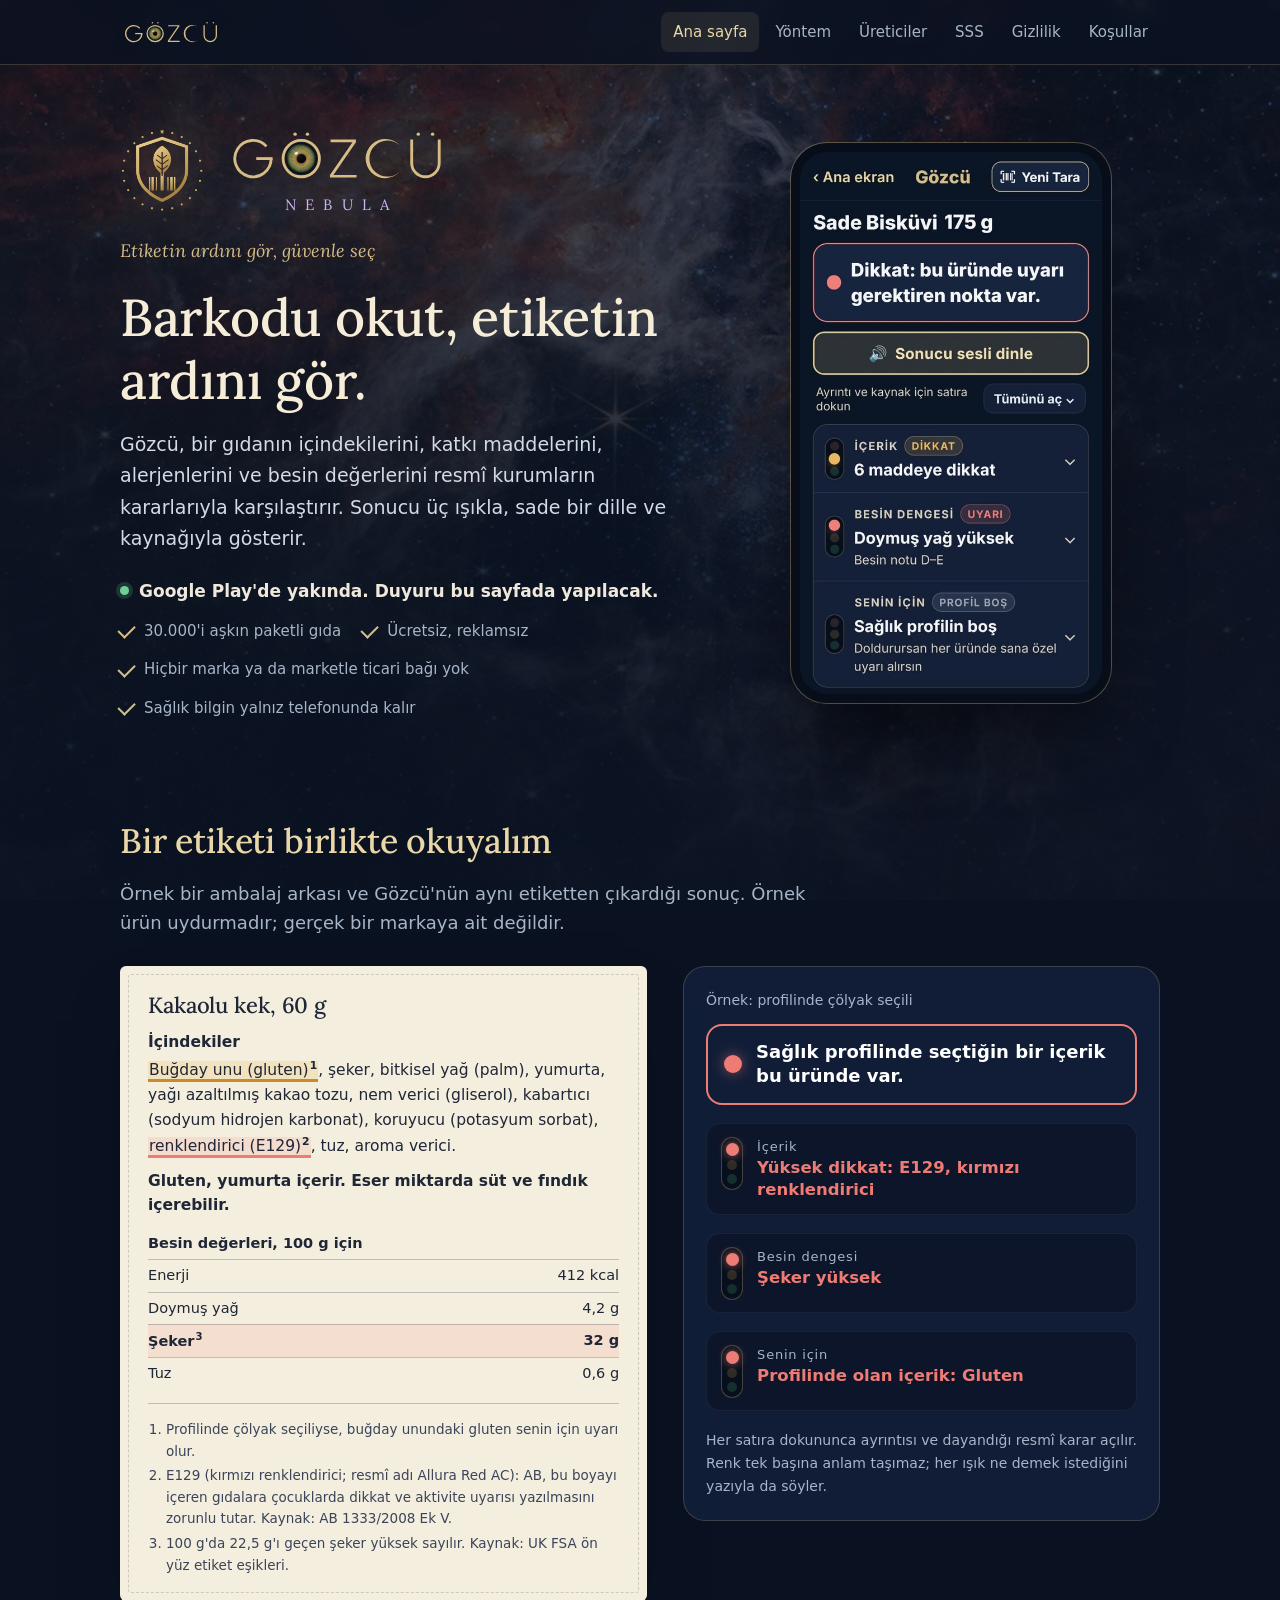
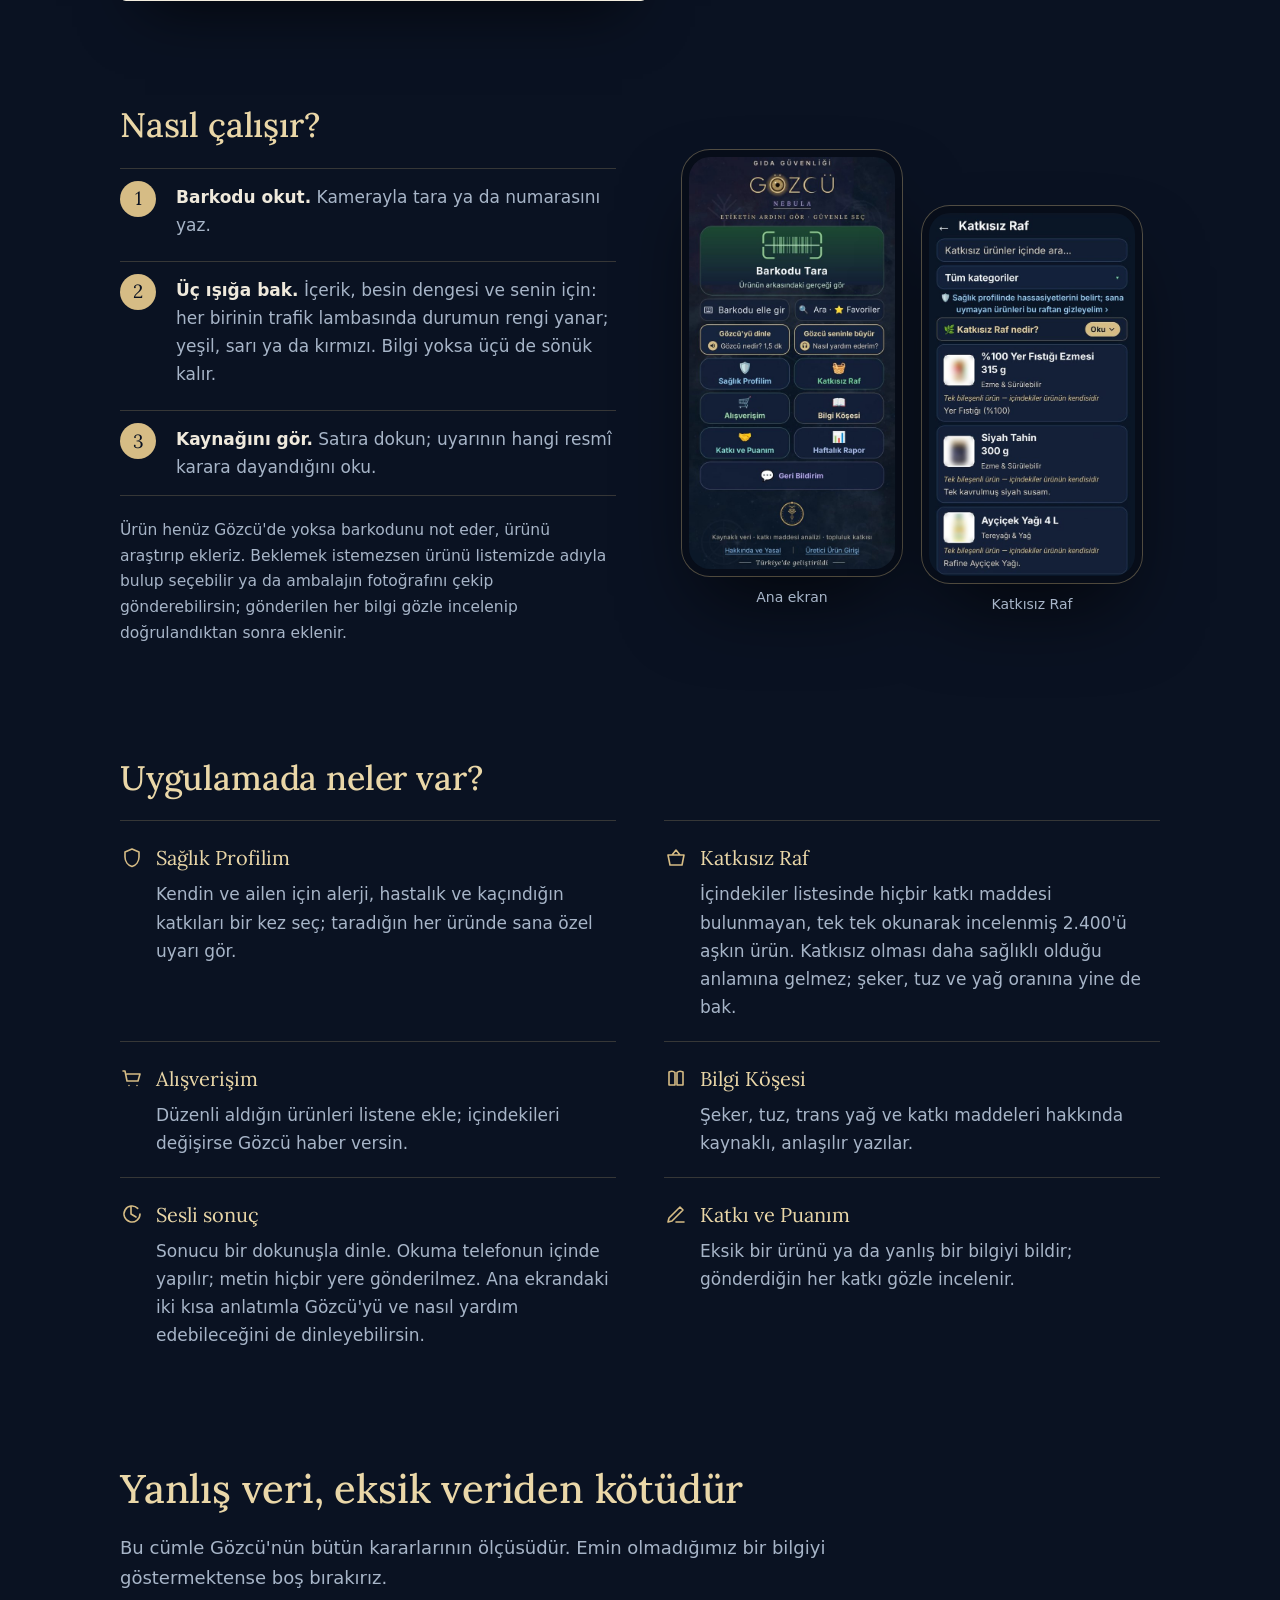
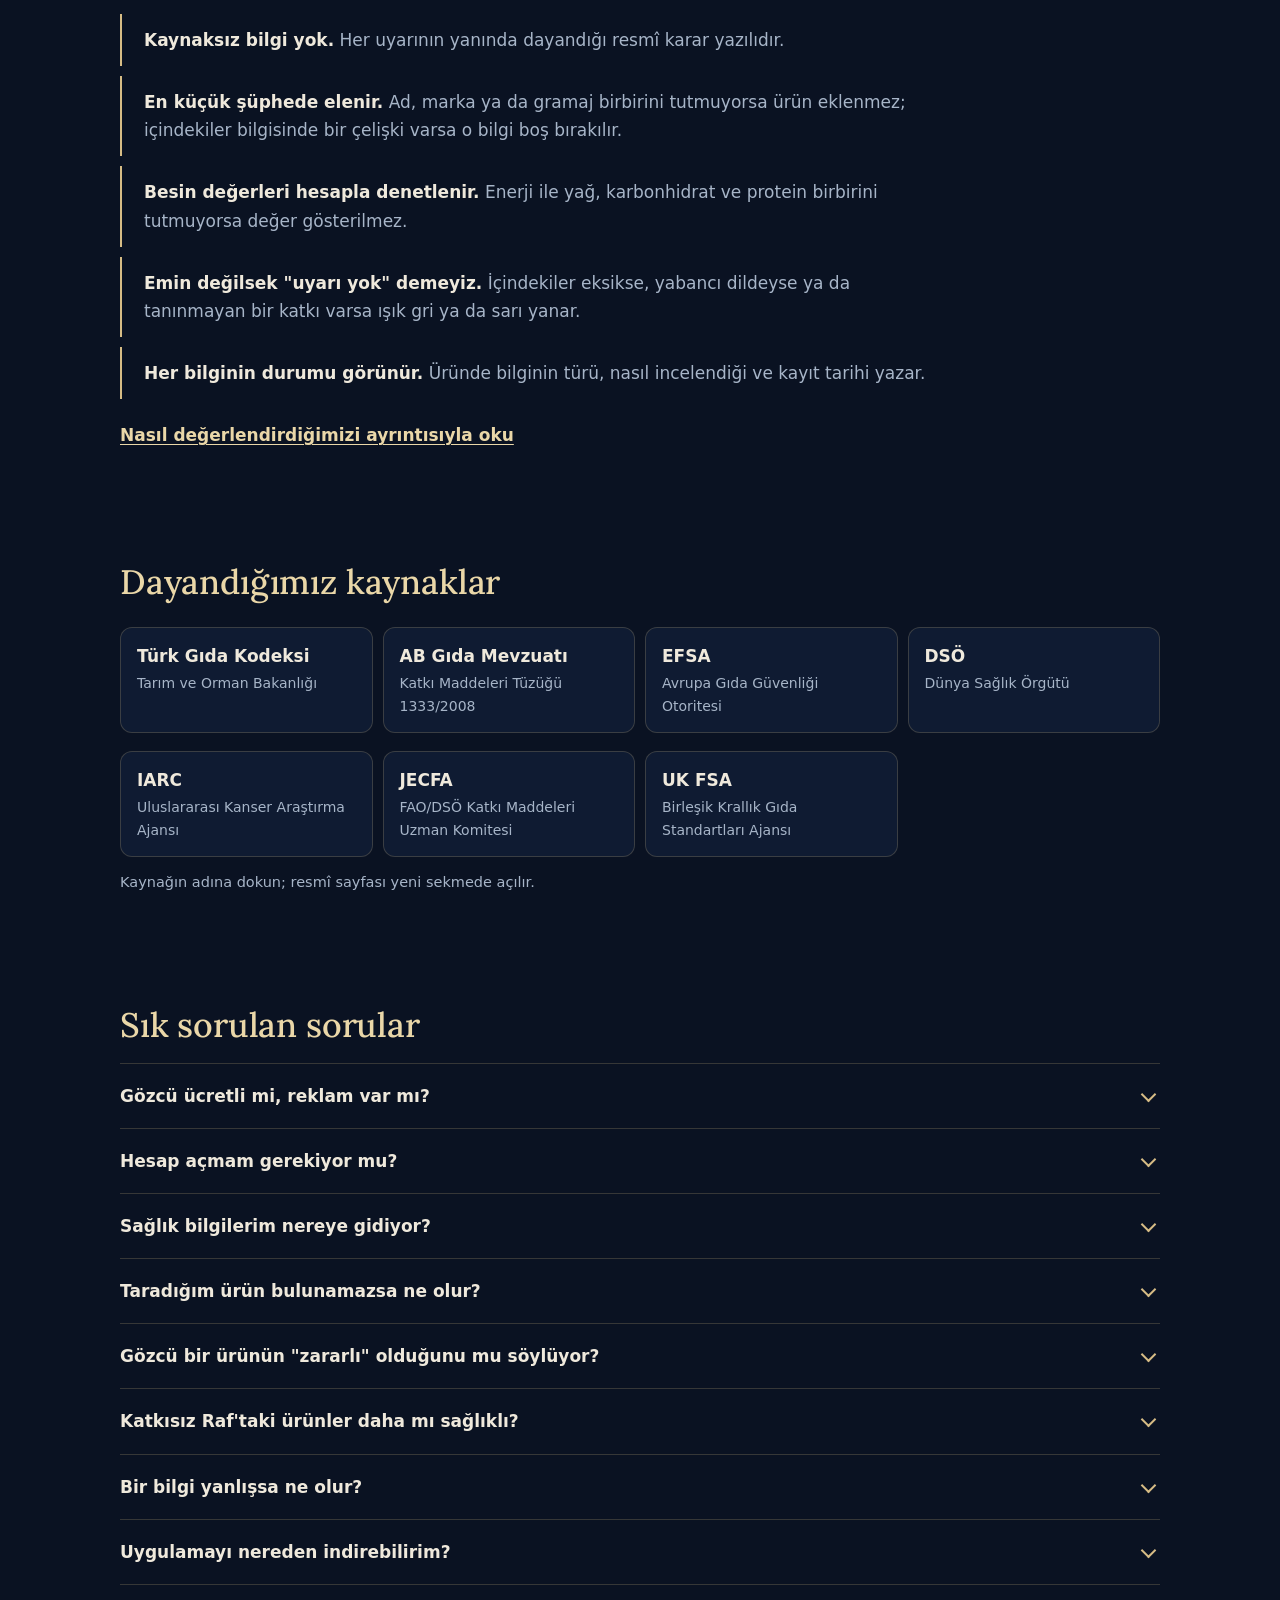
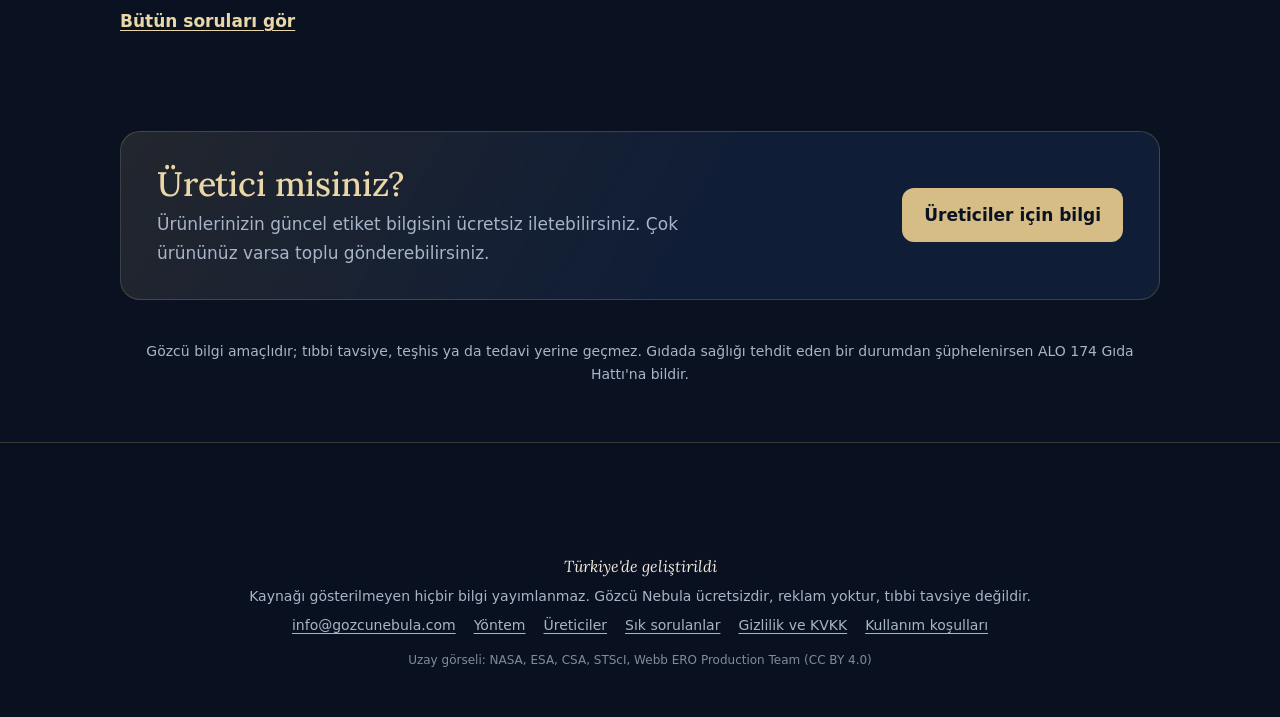
<file: index.html>
<!doctype html>
<html lang="tr"><head><meta charset="utf-8"><meta name="viewport" content="width=device-width,initial-scale=1">
<title>Gözcü Nebula · Etiketin ardını gör</title><meta name="description" content="Gözcü Nebula: barkodu okut, gıdanın içindekilerini, katkı maddelerini, alerjenleri ve besin değerlerini resmî kaynaklarla karşılaştır. Ücretsiz, reklamsız.">
<meta http-equiv="Content-Security-Policy" content="default-src 'self'; img-src 'self' data:; style-src 'self'; font-src 'self'; script-src 'none'; object-src 'none'; base-uri 'self'; form-action 'none'">
<meta name="referrer" content="no-referrer"><meta name="theme-color" content="#0a1222">
<meta property="og:type" content="website"><meta property="og:site_name" content="Gözcü Nebula">
<meta property="og:title" content="Gözcü Nebula · Etiketin ardını gör"><meta property="og:description" content="Barkodu okut, gıdanın içindekilerini resmî kaynaklarla karşılaştır. Ücretsiz, reklamsız.">
<meta property="og:image" content="https://gozcunebula.com/paylasim.png"><meta property="og:url" content="https://gozcunebula.com/">
<link rel="canonical" href="https://gozcunebula.com/">
<link rel="preload" href="lora-variable.woff" as="font" type="font/woff" crossorigin>
<link rel="icon" href="amblem.png"><link rel="apple-touch-icon" href="apple-touch-icon.png"><link rel="stylesheet" href="stil.css?v=10"></head>
<body class="ana">
<a class="atla" href="#icerik">İçeriğe geç</a>
<div class="evren" aria-hidden="true"></div>
<header class="ust"><div class="kap">
<a href="./" class="logo"><img src="gozcu_yazi.svg" alt="Gözcü Nebula ana sayfa" width="132" height="34"></a>
<nav aria-label="Ana menü"><a href="./" aria-current="page">Ana sayfa</a><a href="yontem.html">Yöntem</a><a href="uretici.html">Üreticiler</a><a href="sss.html">SSS</a><a href="gizlilik.html">Gizlilik</a><a href="kosullar.html">Koşullar</a></nav>
</div></header>

<main id="icerik">
<section class="kahraman kap">
<div class="kahraman-yazi">
<div class="marka"><img class="amb" src="amblem.png" alt="" width="96" height="96"><div><img class="yazi" src="gozcu_yazi.svg" alt="Gözcü" width="250" height="64"><div class="nebula">NEBULA</div></div></div>
<p class="slogan">Etiketin ardını gör, güvenle seç</p>
<h1>Barkodu okut, etiketin ardını gör.</h1>
<p class="giris">Gözcü, bir gıdanın içindekilerini, katkı maddelerini, alerjenlerini ve besin değerlerini resmî kurumların kararlarıyla karşılaştırır. Sonucu üç ışıkla, sade bir dille ve kaynağıyla gösterir.</p>
<p class="durum"><span class="nokta" aria-hidden="true"></span>Google Play'de yakında. Duyuru bu sayfada yapılacak.</p>
<ul class="sozler">
<li>30.000'i aşkın paketli gıda</li>
<li>Ücretsiz, reklamsız</li>
<li>Hiçbir marka ya da marketle ticari bağı yok</li>
<li>Sağlık bilgin yalnız telefonunda kalır</li>
</ul>
</div>
<figure class="telefon buyuk"><img src="ekran_sonuc.jpg" alt="Uygulamada bir ürünün sonuç ekranı: üstte tek cümlelik özet, altında içerik, besin dengesi ve senin için ışıkları" width="540" height="970"></figure>
</section>

<section class="okuma" aria-labelledby="okuma-b">
<div class="kap">
<h2 id="okuma-b">Bir etiketi birlikte okuyalım</h2>
<p class="bolum-giris">Örnek bir ambalaj arkası ve Gözcü'nün aynı etiketten çıkardığı sonuç. Örnek ürün uydurmadır; gerçek bir markaya ait değildir.</p>
<div class="okuma-izgara">
<article class="etiket" aria-label="Örnek ambalaj etiketi">
<h3>Kakaolu kek, 60 g</h3>
<p class="etiket-baslik">İçindekiler</p>
<p class="etiket-metin"><mark class="m-kisisel">Buğday unu (gluten)<sup>1</sup></mark>, şeker, bitkisel yağ (palm), yumurta, yağı azaltılmış kakao tozu, nem verici (gliserol), kabartıcı (sodyum hidrojen karbonat), koruyucu (potasyum sorbat), <mark class="m-katki">renklendirici (E129)<sup>2</sup></mark>, tuz, aroma verici.</p>
<p class="etiket-uyari">Gluten, yumurta içerir. Eser miktarda süt ve fındık içerebilir.</p>
<table class="besin">
<caption>Besin değerleri, 100 g için</caption>
<tbody>
<tr><th scope="row">Enerji</th><td>412 kcal</td></tr>
<tr><th scope="row">Doymuş yağ</th><td>4,2 g</td></tr>
<tr class="vurgu"><th scope="row">Şeker<sup>3</sup></th><td>32 g</td></tr>
<tr><th scope="row">Tuz</th><td>0,6 g</td></tr>
</tbody>
</table>
<ol class="dipnot">
<li>Profilinde çölyak seçiliyse, buğday unundaki gluten senin için uyarı olur.</li>
<li>E129 (kırmızı renklendirici; resmî adı Allura Red AC): AB, bu boyayı içeren gıdalara çocuklarda dikkat ve aktivite uyarısı yazılmasını zorunlu tutar. Kaynak: AB 1333/2008 Ek V.</li>
<li>100 g'da 22,5 g'ı geçen şeker yüksek sayılır. Kaynak: UK FSA ön yüz etiket eşikleri.</li>
</ol>
</article>

<div class="sonuc" aria-label="Gözcü'nün bu etiket için sonucu">
<p class="sonuc-not">Örnek: profilinde çölyak seçili</p>
<div class="ozet isik-k"><span class="lamba" aria-hidden="true"></span><p>Sağlık profilinde seçtiğin bir içerik bu üründe var.</p></div>
<ul class="isiklar">
<li class="isik-k"><span class="trafik" aria-hidden="true"><i></i><i></i><i></i></span><div><span class="soru">İçerik</span><b>Yüksek dikkat: E129, kırmızı renklendirici</b></div></li>
<li class="isik-k"><span class="trafik" aria-hidden="true"><i></i><i></i><i></i></span><div><span class="soru">Besin dengesi</span><b>Şeker yüksek</b></div></li>
<li class="isik-k"><span class="trafik" aria-hidden="true"><i></i><i></i><i></i></span><div><span class="soru">Senin için</span><b>Profilinde olan içerik: Gluten</b></div></li>
</ul>
<p class="sonuc-alt">Her satıra dokununca ayrıntısı ve dayandığı resmî karar açılır. Renk tek başına anlam taşımaz; her ışık ne demek istediğini yazıyla da söyler.</p>
</div>
</div>
</div>
</section>

<section class="kap nasil" aria-labelledby="nasil-b">
<div>
<h2 id="nasil-b">Nasıl çalışır?</h2>
<ol class="adimlar">
<li><b>Barkodu okut.</b> Kamerayla tara ya da numarasını yaz.</li>
<li><b>Üç ışığa bak.</b> İçerik, besin dengesi ve senin için: her birinin trafik lambasında durumun rengi yanar; yeşil, sarı ya da kırmızı. Bilgi yoksa üçü de sönük kalır.</li>
<li><b>Kaynağını gör.</b> Satıra dokun; uyarının hangi resmî karara dayandığını oku.</li>
</ol>
<p class="yok-ise">Ürün henüz Gözcü'de yoksa barkodunu not eder, ürünü araştırıp ekleriz. Beklemek istemezsen ürünü listemizde adıyla bulup seçebilir ya da ambalajın fotoğrafını çekip gönderebilirsin; gönderilen her bilgi gözle incelenip doğrulandıktan sonra eklenir.</p>
</div>
<div class="ekranlar">
<figure><div class="telefon"><img src="ekran_ana.jpg" alt="Uygulamanın ana ekranı: Barkodu Tara düğmesi, Sağlık Profilim, Katkısız Raf, Alışverişim, Bilgi Köşesi, Katkı ve Puanım, Haftalık Rapor, Geri Bildirim ve iki sesli anlatım kartı" loading="lazy" width="540" height="1080"></div><figcaption>Ana ekran</figcaption></figure>
<figure class="kaydir"><div class="telefon"><img src="ekran_raf.jpg" alt="Katkısız Raf ekranı: katkı maddesi içermeyen ürünlerin listesi" loading="lazy" width="540" height="951"></div><figcaption>Katkısız Raf</figcaption></figure>
</div>
</section>

<section class="kap ozellikler" aria-labelledby="oz-b">
<h2 id="oz-b">Uygulamada neler var?</h2>
<dl>
<div><dt><svg viewBox="0 0 24 24" aria-hidden="true"><path d="M12 3l7 3v5c0 4.4-3 8.2-7 9.5C8 19.2 5 15.4 5 11V6l7-3z"/></svg>Sağlık Profilim</dt><dd>Kendin ve ailen için alerji, hastalık ve kaçındığın katkıları bir kez seç; taradığın her üründe sana özel uyarı gör.</dd></div>
<div><dt><svg viewBox="0 0 24 24" aria-hidden="true"><path d="M4 9h16l-2 10H6L4 9zM8 9l4-5 4 5"/></svg>Katkısız Raf</dt><dd>İçindekiler listesinde hiçbir katkı maddesi bulunmayan, tek tek okunarak incelenmiş 2.400'ü aşkın ürün. Katkısız olması daha sağlıklı olduğu anlamına gelmez; şeker, tuz ve yağ oranına yine de bak.</dd></div>
<div><dt><svg viewBox="0 0 24 24" aria-hidden="true"><path d="M3 5h2l2 10h11l2-7H7M9 19.5h.01M17 19.5h.01"/></svg>Alışverişim</dt><dd>Düzenli aldığın ürünleri listene ekle; içindekileri değişirse Gözcü haber versin.</dd></div>
<div><dt><svg viewBox="0 0 24 24" aria-hidden="true"><path d="M5 6v13h6M19 6v13h-6M11 19V6.5C9.5 5 7 5 5 6M13 19V6.5C14.5 5 17 5 19 6"/></svg>Bilgi Köşesi</dt><dd>Şeker, tuz, trans yağ ve katkı maddeleri hakkında kaynaklı, anlaşılır yazılar.</dd></div>
<div><dt><svg viewBox="0 0 24 24" aria-hidden="true"><path d="M11 4v8l5 3M20 12a8 8 0 1 1-2.3-5.6"/></svg>Sesli sonuç</dt><dd>Sonucu bir dokunuşla dinle. Okuma telefonun içinde yapılır; metin hiçbir yere gönderilmez. Ana ekrandaki iki kısa anlatımla Gözcü'yü ve nasıl yardım edebileceğini de dinleyebilirsin.</dd></div>
<div><dt><svg viewBox="0 0 24 24" aria-hidden="true"><path d="M12 20h8M4 20l1-4L16 5l3 3L8 19l-4 1z"/></svg>Katkı ve Puanım</dt><dd>Eksik bir ürünü ya da yanlış bir bilgiyi bildir; gönderdiğin her katkı gözle incelenir.</dd></div>
</dl>
</section>

<section class="kap ilke" aria-labelledby="ilke-b">
<h2 id="ilke-b">Yanlış veri, eksik veriden kötüdür</h2>
<p class="bolum-giris">Bu cümle Gözcü'nün bütün kararlarının ölçüsüdür. Emin olmadığımız bir bilgiyi göstermektense boş bırakırız.</p>
<ul class="ilkeler">
<li><b>Kaynaksız bilgi yok.</b> Her uyarının yanında dayandığı resmî karar yazılıdır.</li>
<li><b>En küçük şüphede elenir.</b> Ad, marka ya da gramaj birbirini tutmuyorsa ürün eklenmez; içindekiler bilgisinde bir çelişki varsa o bilgi boş bırakılır.</li>
<li><b>Besin değerleri hesapla denetlenir.</b> Enerji ile yağ, karbonhidrat ve protein birbirini tutmuyorsa değer gösterilmez.</li>
<li><b>Emin değilsek "uyarı yok" demeyiz.</b> İçindekiler eksikse, yabancı dildeyse ya da tanınmayan bir katkı varsa ışık gri ya da sarı yanar.</li>
<li><b>Her bilginin durumu görünür.</b> Üründe bilginin türü, nasıl incelendiği ve kayıt tarihi yazar.</li>
</ul>
<p><a class="bag" href="yontem.html">Nasıl değerlendirdiğimizi ayrıntısıyla oku</a></p>
</section>

<section class="kap kaynak-bolum" aria-labelledby="kaynak-b">
<h2 id="kaynak-b">Dayandığımız kaynaklar</h2>
<ul class="kaynaklar">
<li><a target="_blank" rel="noopener noreferrer" href="https://www.tarimorman.gov.tr/GKGM">Türk Gıda Kodeksi<span>Tarım ve Orman Bakanlığı</span></a></li>
<li><a target="_blank" rel="noopener noreferrer" href="https://eur-lex.europa.eu/legal-content/TR/TXT/?uri=CELEX:32008R1333">AB Gıda Mevzuatı<span>Katkı Maddeleri Tüzüğü 1333/2008</span></a></li>
<li><a target="_blank" rel="noopener noreferrer" href="https://www.efsa.europa.eu/">EFSA<span>Avrupa Gıda Güvenliği Otoritesi</span></a></li>
<li><a target="_blank" rel="noopener noreferrer" href="https://www.who.int/">DSÖ<span>Dünya Sağlık Örgütü</span></a></li>
<li><a target="_blank" rel="noopener noreferrer" href="https://monographs.iarc.who.int/">IARC<span>Uluslararası Kanser Araştırma Ajansı</span></a></li>
<li><a target="_blank" rel="noopener noreferrer" href="https://www.who.int/groups/joint-fao-who-expert-committee-on-food-additives-(jecfa)">JECFA<span>FAO/DSÖ Katkı Maddeleri Uzman Komitesi</span></a></li>
<li><a target="_blank" rel="noopener noreferrer" href="https://www.food.gov.uk/">UK FSA<span>Birleşik Krallık Gıda Standartları Ajansı</span></a></li>
</ul>
<p class="not">Kaynağın adına dokun; resmî sayfası yeni sekmede açılır.</p>
</section>

<section class="kap sss" aria-labelledby="sss-b">
<h2 id="sss-b">Sık sorulan sorular</h2>
<details><summary>Gözcü ücretli mi, reklam var mı?</summary><p>Hayır. Gözcü ücretsizdir ve reklam göstermez. Hiçbir üretici, marka veya marketle ticari ilişkisi yoktur; listelerde yer almak ya da sıralama için ücret alınmaz.</p></details>
<details><summary>Hesap açmam gerekiyor mu?</summary><p>Hayır. Gözcü'yü kullanmak için üye olman, giriş yapman ya da e-posta vermen gerekmez. Uygulamayı indirip hemen kullanmaya başlayabilirsin.</p></details>
<details><summary>Sağlık bilgilerim nereye gidiyor?</summary><p>Hiçbir yere. Sağlık Profilim'de seçtiğin bilgiler yalnız telefonunda saklanır, sunucuya gönderilmez. Ayrıntılar <a href="gizlilik.html">Gizlilik</a> sayfasında.</p></details>
<details><summary>Taradığım ürün bulunamazsa ne olur?</summary><p>Barkodunu not eder, ürünü araştırıp ekleriz. İstersen ürünü listemizde adıyla bulup seçebilir ya da ambalajın fotoğrafını çekip gönderebilirsin; gönderilen bilgiler incelenip doğrulandıktan sonra ürün Gözcü'ye eklenir.</p></details>
<details><summary>Gözcü bir ürünün "zararlı" olduğunu mu söylüyor?</summary><p>Hayır. Gözcü ambalajda beyan edilen içeriği resmî kurum kararlarıyla karşılaştırır; ürün ya da üretici hakkında bir hüküm vermez ve tıbbi tavsiye değildir. Ambalajdaki bilgi esastır.</p></details>
<details><summary>Katkısız Raf'taki ürünler daha mı sağlıklı?</summary><p>Hayır, bu ikisi aynı şey değildir. Katkısız Raf'ta yalnız içindekiler listesinde katkı maddesi bulunmayan ürünler yer alır. Katkısız bir ürün de sağlık için önerilenin üzerinde şeker, tuz ya da yağ içerebilir; bunu her ürünün "Besin dengesi" ışığında görebilirsin.</p></details>
<details><summary>Bir bilgi yanlışsa ne olur?</summary><p>Uygulamadaki Geri Bildirim ekranından ya da <a href="mailto:info@gozcunebula.com">info@gozcunebula.com</a> adresinden haber verebilirsin; her bildirim incelenir, gerekiyorsa düzeltilir. Üreticiler de güncel etiket belgesiyle düzeltme isteyebilir.</p></details>
<details><summary>Uygulamayı nereden indirebilirim?</summary><p>Gözcü Nebula yakında Google Play'de olacak. Duyuru bu sayfada yapılacak.</p></details>
<p class="sss-tumu"><a class="bag" href="sss.html">Bütün soruları gör</a></p>
</section>

<section class="kap uretici-bant" aria-labelledby="ur-b">
<div>
<h2 id="ur-b">Üretici misiniz?</h2>
<p>Ürünlerinizin güncel etiket bilgisini ücretsiz iletebilirsiniz. Çok ürününüz varsa toplu gönderebilirsiniz.</p>
</div>
<a class="dugme" href="uretici.html">Üreticiler için bilgi</a>
</section>

<p class="kap uyari-alt">Gözcü bilgi amaçlıdır; tıbbi tavsiye, teşhis ya da tedavi yerine geçmez. Gıdada sağlığı tehdit eden bir durumdan şüphelenirsen ALO 174 Gıda Hattı'na bildir.</p>
</main>

<footer class="alt"><div class="kap">
<img class="muhur" src="kutlan.png" alt="Kutlan amblemi" width="72" height="72" loading="lazy">
<p class="yerli">Türkiye'de geliştirildi</p>
<p>Kaynağı gösterilmeyen hiçbir bilgi yayımlanmaz. Gözcü Nebula ücretsizdir, reklam yoktur, tıbbi tavsiye değildir.</p>
<p class="alt-bag"><a href="mailto:info@gozcunebula.com">info@gozcunebula.com</a><a href="yontem.html">Yöntem</a><a href="uretici.html">Üreticiler</a><a href="sss.html">Sık sorulanlar</a><a href="gizlilik.html">Gizlilik ve KVKK</a><a href="kosullar.html">Kullanım koşulları</a></p>
<p class="atif">Uzay görseli: NASA, ESA, CSA, STScI, Webb ERO Production Team (CC BY 4.0)</p>
</div></footer>
</body></html>
</file>
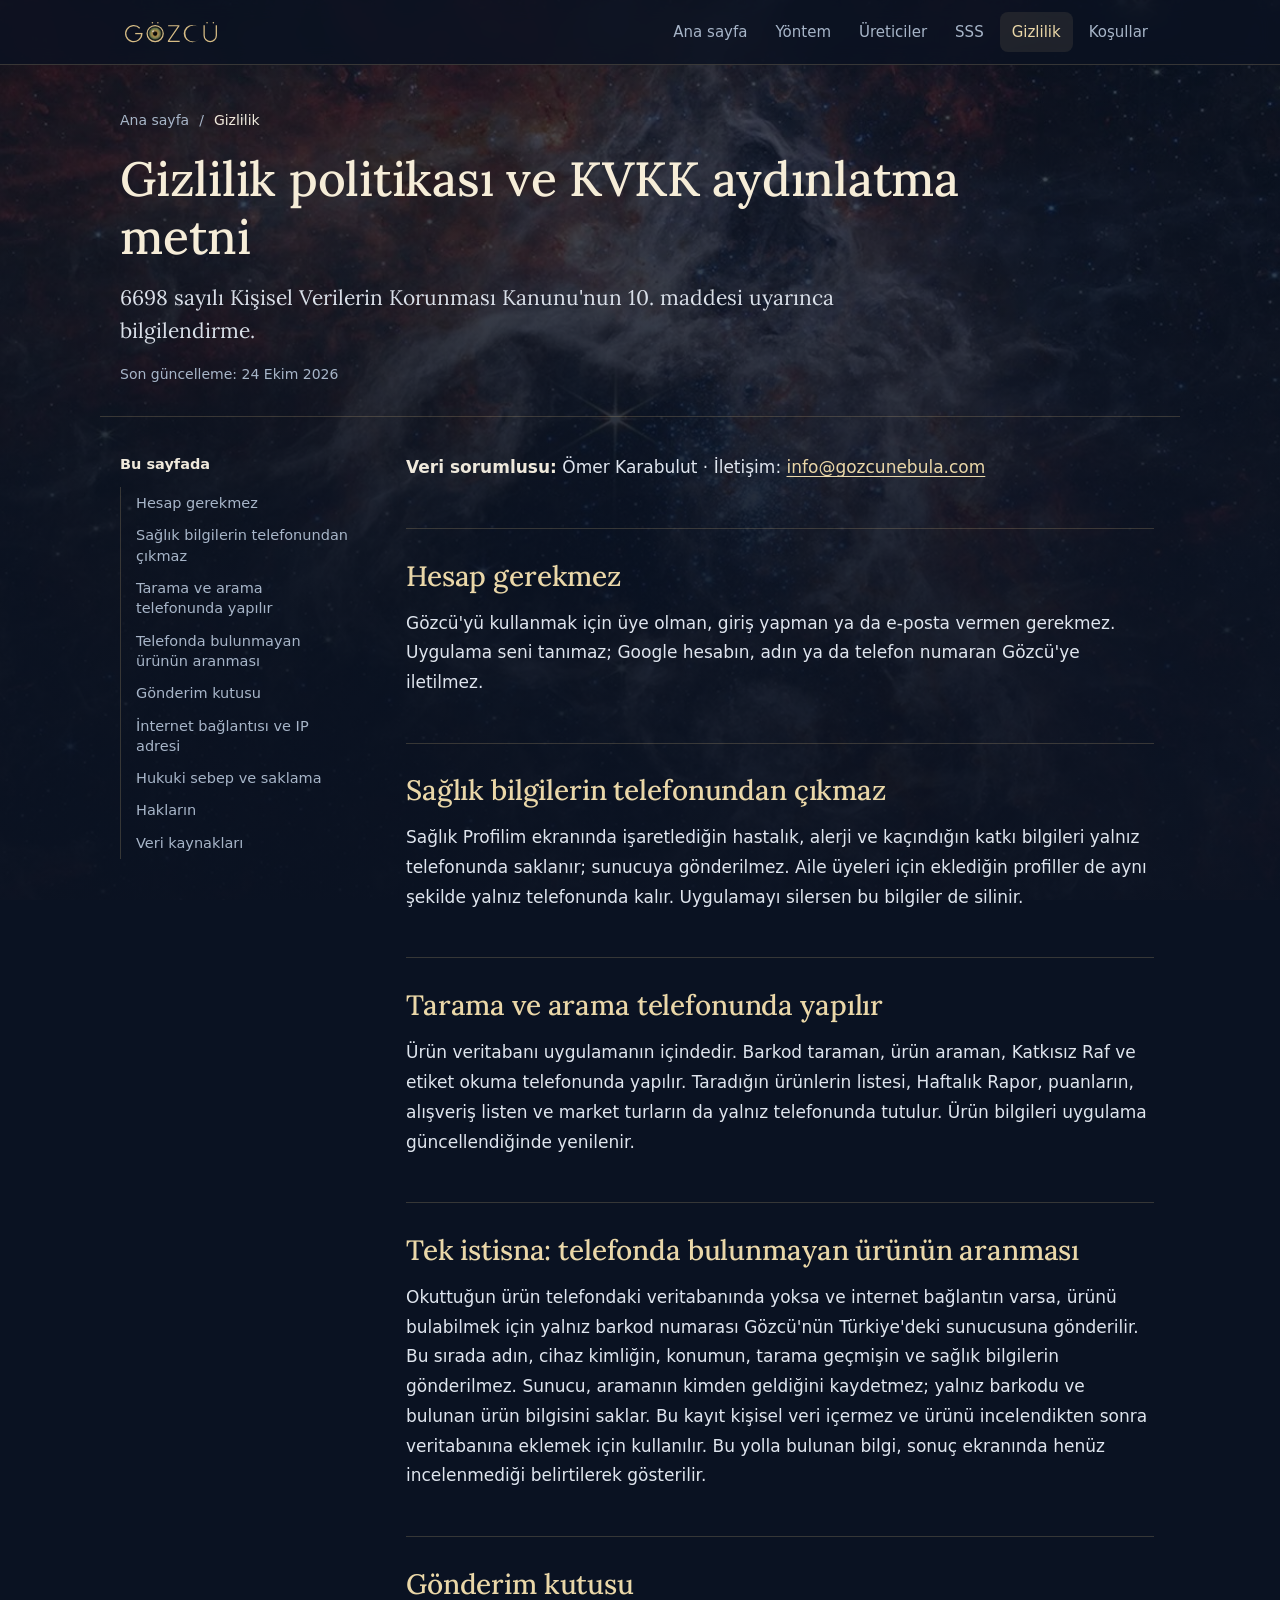
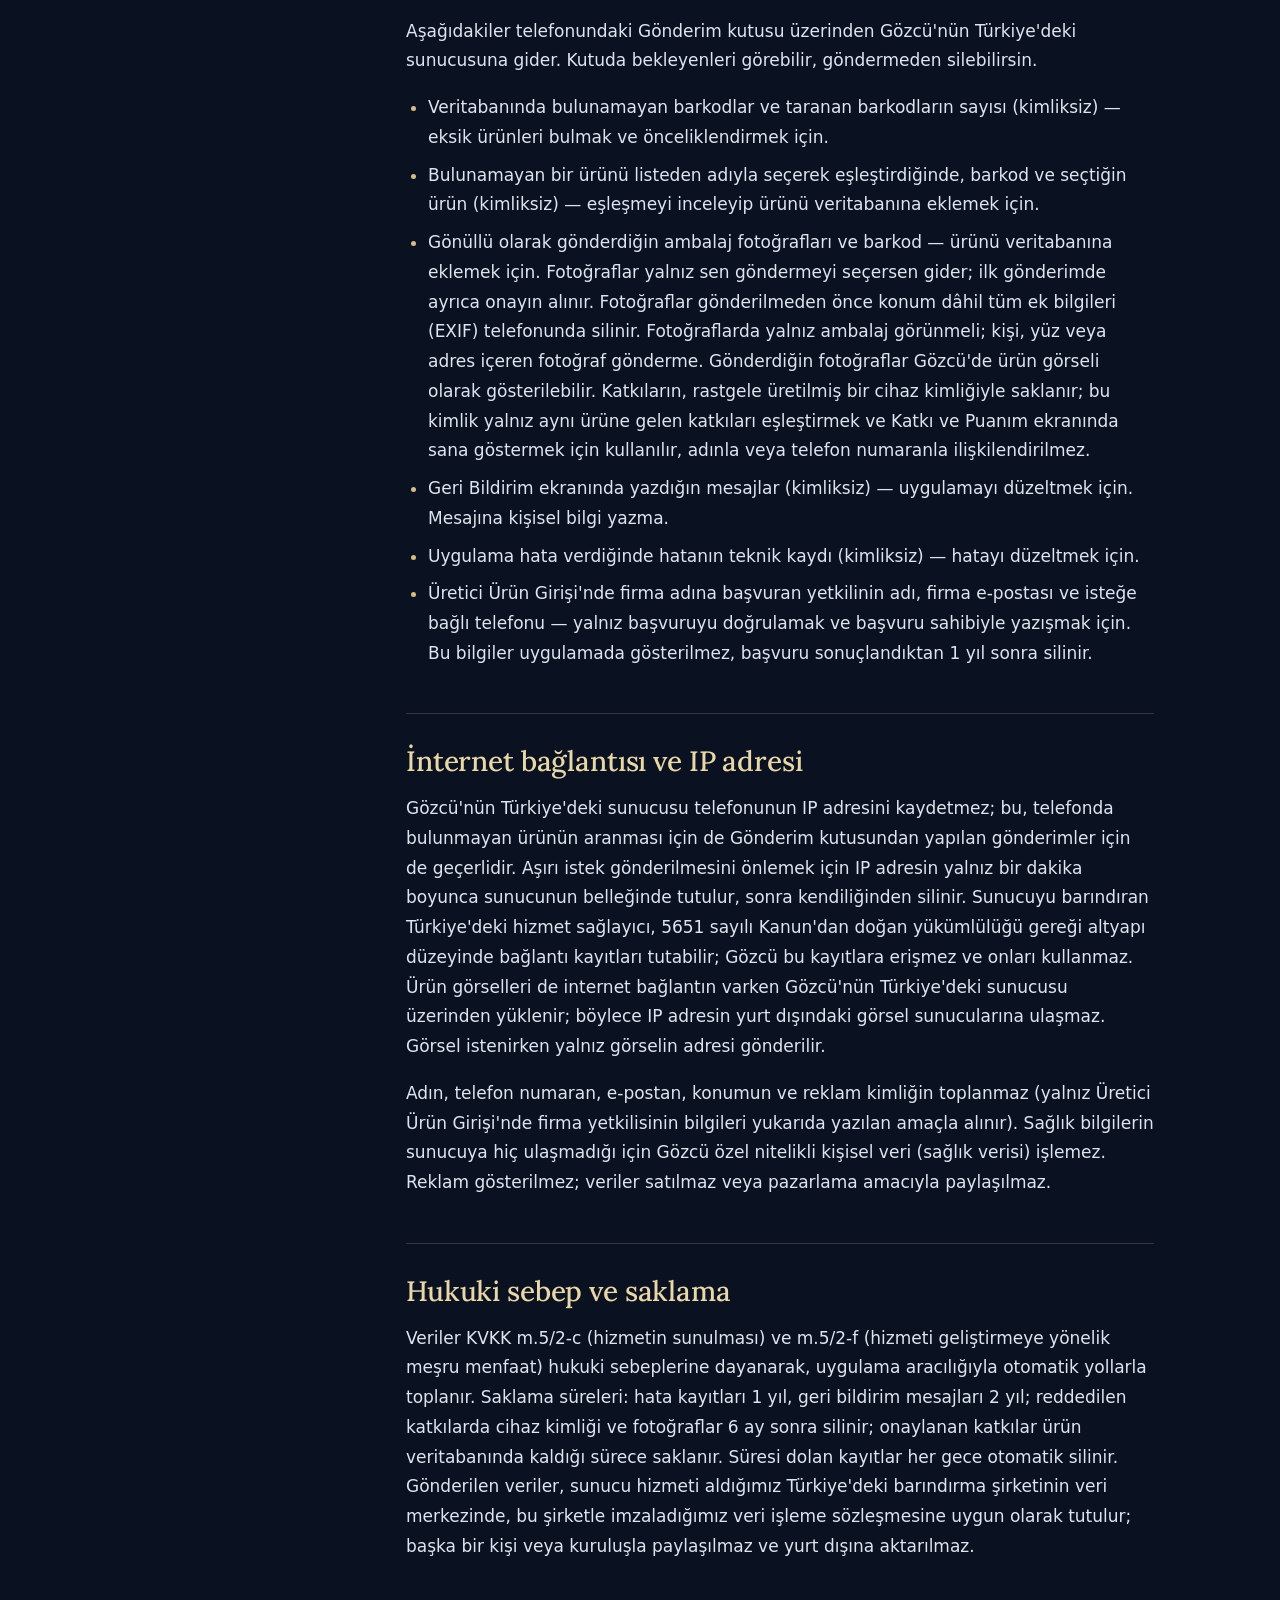
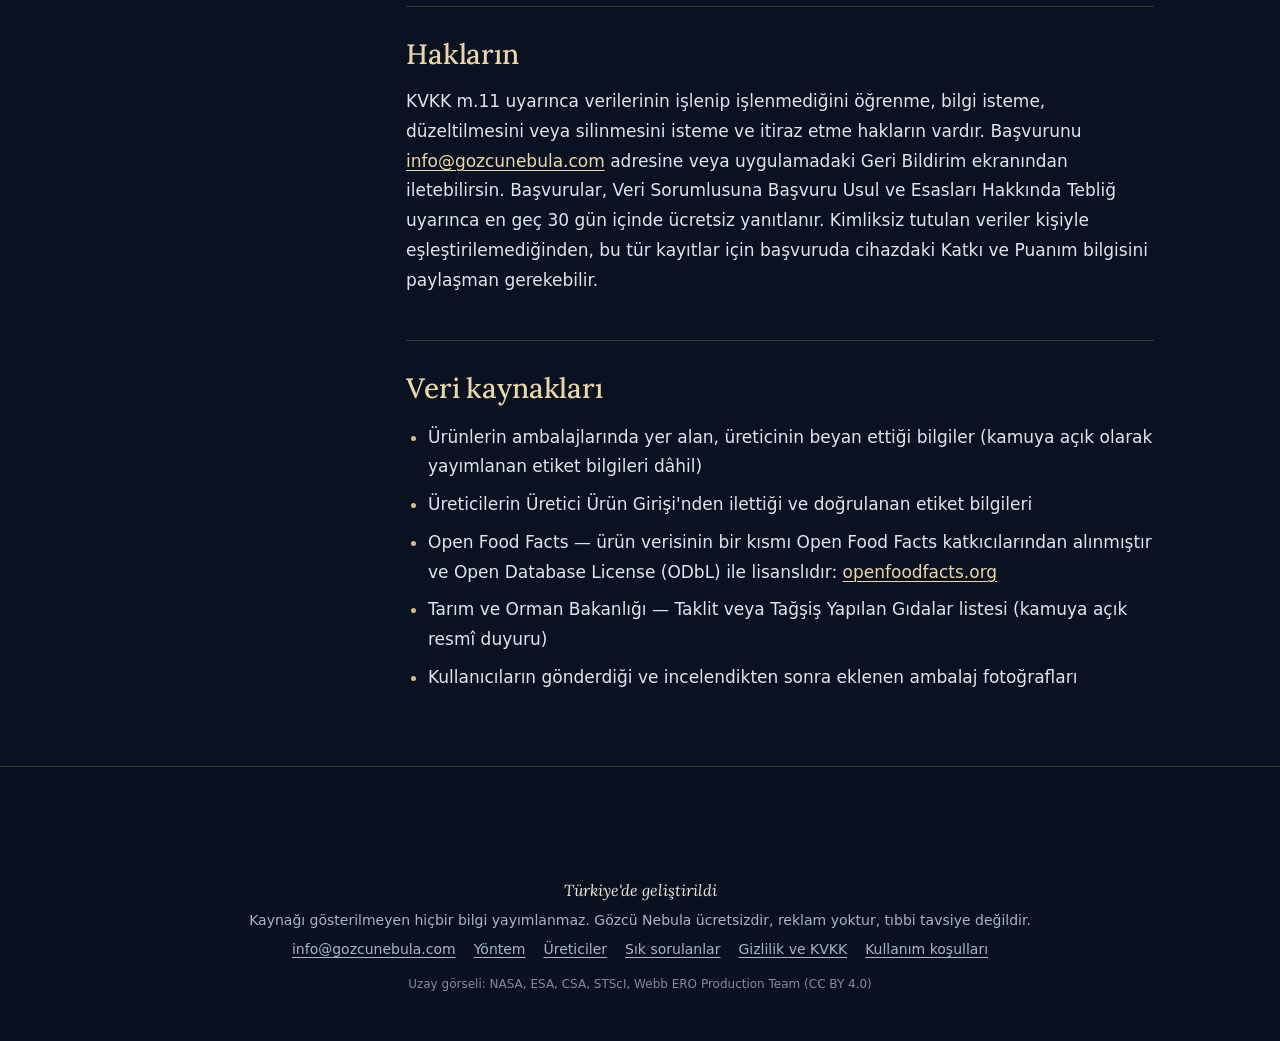
<file: gizlilik.html>
<!doctype html>
<html lang="tr"><head><meta charset="utf-8"><meta name="viewport" content="width=device-width,initial-scale=1">
<title>Gizlilik politikası ve KVKK aydınlatma metni · Gözcü Nebula</title><meta name="description" content="Gözcü Nebula gizlilik politikası ve 6698 sayılı KVKK kapsamında aydınlatma metni.">
<meta http-equiv="Content-Security-Policy" content="default-src 'self'; img-src 'self' data:; style-src 'self'; font-src 'self'; script-src 'none'; object-src 'none'; base-uri 'self'; form-action 'none'">
<meta name="referrer" content="no-referrer"><meta name="theme-color" content="#0a1222">
<meta property="og:type" content="website"><meta property="og:site_name" content="Gözcü Nebula">
<meta property="og:title" content="Gizlilik politikası ve KVKK aydınlatma metni · Gözcü Nebula"><meta property="og:description" content="Gözcü Nebula gizlilik politikası ve 6698 sayılı KVKK kapsamında aydınlatma metni.">
<meta property="og:image" content="https://gozcunebula.com/paylasim.png"><meta property="og:url" content="https://gozcunebula.com/gizlilik.html">
<link rel="canonical" href="https://gozcunebula.com/gizlilik.html">
<link rel="icon" href="amblem.png"><link rel="apple-touch-icon" href="apple-touch-icon.png"><link rel="stylesheet" href="stil.css?v=10"></head>
<body class="sayfa">
<a class="atla" href="#icerik">İçeriğe geç</a>
<div class="evren" aria-hidden="true"></div>
<header class="ust"><div class="kap">
<a href="./" class="logo"><img src="gozcu_yazi.svg" alt="Gözcü Nebula ana sayfa" width="132" height="34"></a>
<nav aria-label="Ana menü"><a href="./">Ana sayfa</a><a href="yontem.html">Yöntem</a><a href="uretici.html">Üreticiler</a><a href="sss.html">SSS</a><a href="gizlilik.html" aria-current="page">Gizlilik</a><a href="kosullar.html">Koşullar</a></nav>
</div></header>
<main id="icerik" class="belge">
<div class="belge-bas"><nav class="iz" aria-label="Konum"><a href="./">Ana sayfa</a><span aria-hidden="true">/</span><span>Gizlilik</span></nav><h1>Gizlilik politikası ve KVKK aydınlatma metni</h1><p class="bas-ozet">6698 sayılı Kişisel Verilerin Korunması Kanunu'nun 10. maddesi uyarınca bilgilendirme.</p><p class="tarih">Son güncelleme: 24 Ekim 2026</p></div>
<div class="belge-govde"><aside class="sayfada" aria-label="Bu sayfada"><p>Bu sayfada</p><ol><li><a href="#hesap-gerekmez">Hesap gerekmez</a></li><li><a href="#saglik-bilgilerin-telefonundan-cikmaz">Sağlık bilgilerin telefonundan çıkmaz</a></li><li><a href="#tarama-ve-arama-telefonunda-yapilir">Tarama ve arama telefonunda yapılır</a></li><li><a href="#telefonda-bulunmayan-urun">Telefonda bulunmayan ürünün aranması</a></li><li><a href="#gonderim-kutusu">Gönderim kutusu</a></li><li><a href="#internet-baglantisi-ve-ip-adresi">İnternet bağlantısı ve IP adresi</a></li><li><a href="#hukuki-sebep-ve-saklama">Hukuki sebep ve saklama</a></li><li><a href="#haklarin">Hakların</a></li><li><a href="#veri-kaynaklari">Veri kaynakları</a></li></ol></aside><article class="metin">
<p><b>Veri sorumlusu:</b> Ömer Karabulut · İletişim: <a href="mailto:info@gozcunebula.com">info@gozcunebula.com</a></p>
<h2 id="hesap-gerekmez">Hesap gerekmez</h2>
<p>Gözcü'yü kullanmak için üye olman, giriş yapman ya da e-posta vermen gerekmez. Uygulama seni tanımaz; Google hesabın, adın ya da telefon numaran Gözcü'ye iletilmez.</p>
<h2 id="saglik-bilgilerin-telefonundan-cikmaz">Sağlık bilgilerin telefonundan çıkmaz</h2>
<p>Sağlık Profilim ekranında işaretlediğin hastalık, alerji ve kaçındığın katkı bilgileri yalnız telefonunda saklanır; sunucuya gönderilmez. Aile üyeleri için eklediğin profiller de aynı şekilde yalnız telefonunda kalır. Uygulamayı silersen bu bilgiler de silinir.</p>
<h2 id="tarama-ve-arama-telefonunda-yapilir">Tarama ve arama telefonunda yapılır</h2>
<p>Ürün veritabanı uygulamanın içindedir. Barkod taraman, ürün araman, Katkısız Raf ve etiket okuma telefonunda yapılır. Taradığın ürünlerin listesi, Haftalık Rapor, puanların, alışveriş listen ve market turların da yalnız telefonunda tutulur. Ürün bilgileri uygulama güncellendiğinde yenilenir.</p>
<h2 id="telefonda-bulunmayan-urun">Tek istisna: telefonda bulunmayan ürünün aranması</h2>
<p>Okuttuğun ürün telefondaki veritabanında yoksa ve internet bağlantın varsa, ürünü bulabilmek için yalnız barkod numarası Gözcü'nün Türkiye'deki sunucusuna gönderilir. Bu sırada adın, cihaz kimliğin, konumun, tarama geçmişin ve sağlık bilgilerin gönderilmez. Sunucu, aramanın kimden geldiğini kaydetmez; yalnız barkodu ve bulunan ürün bilgisini saklar. Bu kayıt kişisel veri içermez ve ürünü incelendikten sonra veritabanına eklemek için kullanılır. Bu yolla bulunan bilgi, sonuç ekranında henüz incelenmediği belirtilerek gösterilir.</p>
<h2 id="gonderim-kutusu">Gönderim kutusu</h2>
<p>Aşağıdakiler telefonundaki Gönderim kutusu üzerinden Gözcü'nün Türkiye'deki sunucusuna gider. Kutuda bekleyenleri görebilir, göndermeden silebilirsin.</p>
<ul>
<li>Veritabanında bulunamayan barkodlar ve taranan barkodların sayısı (kimliksiz) — eksik ürünleri bulmak ve önceliklendirmek için.</li>
<li>Bulunamayan bir ürünü listeden adıyla seçerek eşleştirdiğinde, barkod ve seçtiğin ürün (kimliksiz) — eşleşmeyi inceleyip ürünü veritabanına eklemek için.</li>
<li>Gönüllü olarak gönderdiğin ambalaj fotoğrafları ve barkod — ürünü veritabanına eklemek için. Fotoğraflar yalnız sen göndermeyi seçersen gider; ilk gönderimde ayrıca onayın alınır. Fotoğraflar gönderilmeden önce konum dâhil tüm ek bilgileri (EXIF) telefonunda silinir. Fotoğraflarda yalnız ambalaj görünmeli; kişi, yüz veya adres içeren fotoğraf gönderme. Gönderdiğin fotoğraflar Gözcü'de ürün görseli olarak gösterilebilir. Katkıların, rastgele üretilmiş bir cihaz kimliğiyle saklanır; bu kimlik yalnız aynı ürüne gelen katkıları eşleştirmek ve Katkı ve Puanım ekranında sana göstermek için kullanılır, adınla veya telefon numaranla ilişkilendirilmez.</li>
<li>Geri Bildirim ekranında yazdığın mesajlar (kimliksiz) — uygulamayı düzeltmek için. Mesajına kişisel bilgi yazma.</li>
<li>Uygulama hata verdiğinde hatanın teknik kaydı (kimliksiz) — hatayı düzeltmek için.</li>
<li>Üretici Ürün Girişi'nde firma adına başvuran yetkilinin adı, firma e-postası ve isteğe bağlı telefonu — yalnız başvuruyu doğrulamak ve başvuru sahibiyle yazışmak için. Bu bilgiler uygulamada gösterilmez, başvuru sonuçlandıktan 1 yıl sonra silinir.</li>
</ul>
<h2 id="internet-baglantisi-ve-ip-adresi">İnternet bağlantısı ve IP adresi</h2>
<p>Gözcü'nün Türkiye'deki sunucusu telefonunun IP adresini kaydetmez; bu, telefonda bulunmayan ürünün aranması için de Gönderim kutusundan yapılan gönderimler için de geçerlidir. Aşırı istek gönderilmesini önlemek için IP adresin yalnız bir dakika boyunca sunucunun belleğinde tutulur, sonra kendiliğinden silinir. Sunucuyu barındıran Türkiye'deki hizmet sağlayıcı, 5651 sayılı Kanun'dan doğan yükümlülüğü gereği altyapı düzeyinde bağlantı kayıtları tutabilir; Gözcü bu kayıtlara erişmez ve onları kullanmaz. Ürün görselleri de internet bağlantın varken Gözcü'nün Türkiye'deki sunucusu üzerinden yüklenir; böylece IP adresin yurt dışındaki görsel sunucularına ulaşmaz. Görsel istenirken yalnız görselin adresi gönderilir.</p>
<p>Adın, telefon numaran, e-postan, konumun ve reklam kimliğin toplanmaz (yalnız Üretici Ürün Girişi'nde firma yetkilisinin bilgileri yukarıda yazılan amaçla alınır). Sağlık bilgilerin sunucuya hiç ulaşmadığı için Gözcü özel nitelikli kişisel veri (sağlık verisi) işlemez. Reklam gösterilmez; veriler satılmaz veya pazarlama amacıyla paylaşılmaz.</p>
<h2 id="hukuki-sebep-ve-saklama">Hukuki sebep ve saklama</h2>
<p>Veriler KVKK m.5/2-c (hizmetin sunulması) ve m.5/2-f (hizmeti geliştirmeye yönelik meşru menfaat) hukuki sebeplerine dayanarak, uygulama aracılığıyla otomatik yollarla toplanır. Saklama süreleri: hata kayıtları 1 yıl, geri bildirim mesajları 2 yıl; reddedilen katkılarda cihaz kimliği ve fotoğraflar 6 ay sonra silinir; onaylanan katkılar ürün veritabanında kaldığı sürece saklanır. Süresi dolan kayıtlar her gece otomatik silinir. Gönderilen veriler, sunucu hizmeti aldığımız Türkiye'deki barındırma şirketinin veri merkezinde, bu şirketle imzaladığımız veri işleme sözleşmesine uygun olarak tutulur; başka bir kişi veya kuruluşla paylaşılmaz ve yurt dışına aktarılmaz.</p>
<h2 id="haklarin">Hakların</h2>
<p>KVKK m.11 uyarınca verilerinin işlenip işlenmediğini öğrenme, bilgi isteme, düzeltilmesini veya silinmesini isteme ve itiraz etme hakların vardır. Başvurunu <a href="mailto:info@gozcunebula.com">info@gozcunebula.com</a> adresine veya uygulamadaki Geri Bildirim ekranından iletebilirsin. Başvurular, Veri Sorumlusuna Başvuru Usul ve Esasları Hakkında Tebliğ uyarınca en geç 30 gün içinde ücretsiz yanıtlanır. Kimliksiz tutulan veriler kişiyle eşleştirilemediğinden, bu tür kayıtlar için başvuruda cihazdaki Katkı ve Puanım bilgisini paylaşman gerekebilir.</p>
<h2 id="veri-kaynaklari">Veri kaynakları</h2>
<ul>
<li>Ürünlerin ambalajlarında yer alan, üreticinin beyan ettiği bilgiler (kamuya açık olarak yayımlanan etiket bilgileri dâhil)</li>
<li>Üreticilerin Üretici Ürün Girişi'nden ilettiği ve doğrulanan etiket bilgileri</li>
<li>Open Food Facts — ürün verisinin bir kısmı Open Food Facts katkıcılarından alınmıştır ve Open Database License (ODbL) ile lisanslıdır: <a href="https://openfoodfacts.org">openfoodfacts.org</a></li>
<li>Tarım ve Orman Bakanlığı — Taklit veya Tağşiş Yapılan Gıdalar listesi (kamuya açık resmî duyuru)</li>
<li>Kullanıcıların gönderdiği ve incelendikten sonra eklenen ambalaj fotoğrafları</li>
</ul>
</article></div>
</main><footer class="alt"><div class="kap">
<img class="muhur" src="kutlan.png" alt="Kutlan amblemi" width="72" height="72" loading="lazy">
<p class="yerli">Türkiye'de geliştirildi</p>
<p>Kaynağı gösterilmeyen hiçbir bilgi yayımlanmaz. Gözcü Nebula ücretsizdir, reklam yoktur, tıbbi tavsiye değildir.</p>
<p class="alt-bag"><a href="mailto:info@gozcunebula.com">info@gozcunebula.com</a><a href="yontem.html">Yöntem</a><a href="uretici.html">Üreticiler</a><a href="sss.html">Sık sorulanlar</a><a href="gizlilik.html">Gizlilik ve KVKK</a><a href="kosullar.html">Kullanım koşulları</a></p>
<p class="atif">Uzay görseli: NASA, ESA, CSA, STScI, Webb ERO Production Team (CC BY 4.0)</p>
</div></footer>
</body></html>
</file>
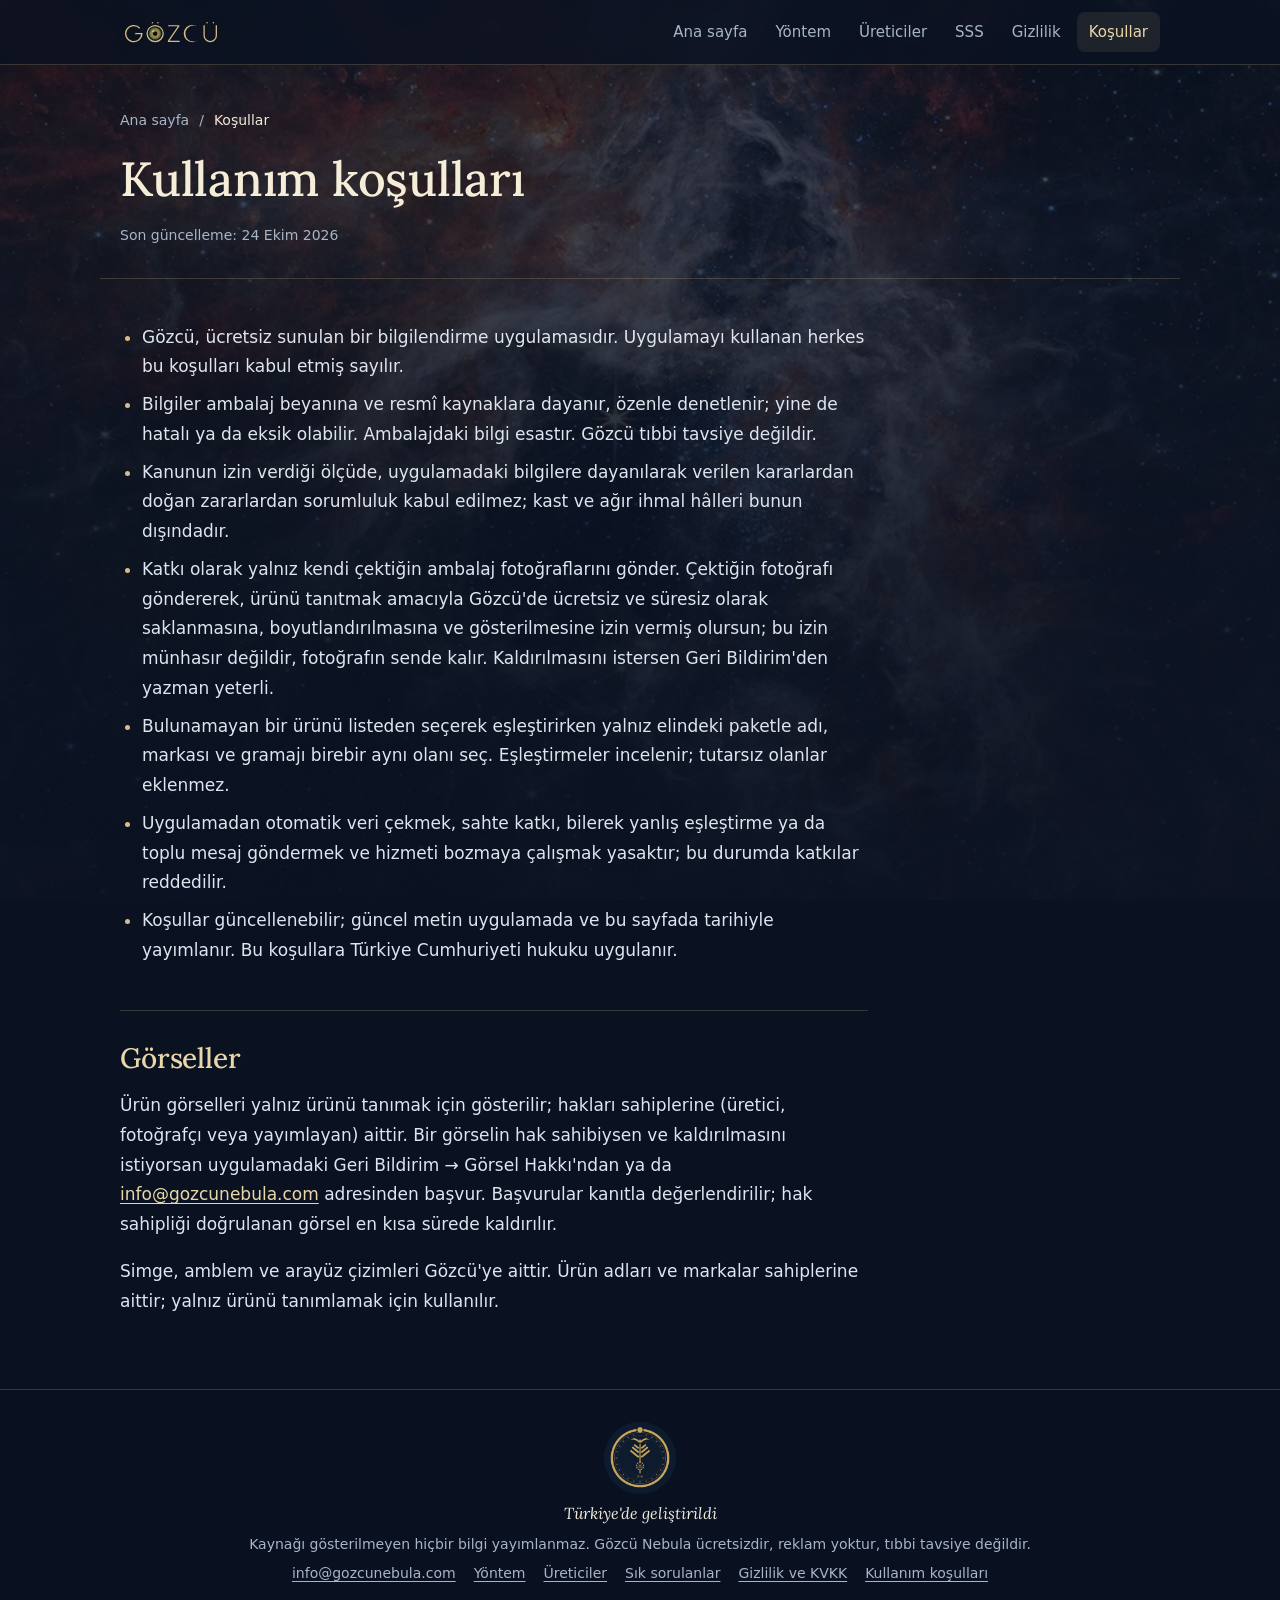
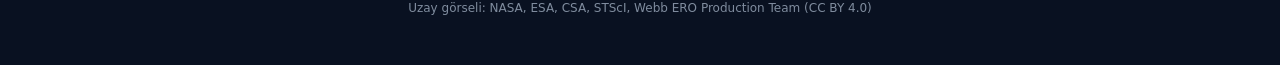
<file: kosullar.html>
<!doctype html>
<html lang="tr"><head><meta charset="utf-8"><meta name="viewport" content="width=device-width,initial-scale=1">
<title>Kullanım koşulları · Gözcü Nebula</title><meta name="description" content="Gözcü Nebula kullanım koşulları.">
<meta http-equiv="Content-Security-Policy" content="default-src 'self'; img-src 'self' data:; style-src 'self'; font-src 'self'; script-src 'none'; object-src 'none'; base-uri 'self'; form-action 'none'">
<meta name="referrer" content="no-referrer"><meta name="theme-color" content="#0a1222">
<meta property="og:type" content="website"><meta property="og:site_name" content="Gözcü Nebula">
<meta property="og:title" content="Kullanım koşulları · Gözcü Nebula"><meta property="og:description" content="Gözcü Nebula kullanım koşulları.">
<meta property="og:image" content="https://gozcunebula.com/paylasim.png"><meta property="og:url" content="https://gozcunebula.com/kosullar.html">
<link rel="canonical" href="https://gozcunebula.com/kosullar.html">
<link rel="icon" href="amblem.png"><link rel="apple-touch-icon" href="apple-touch-icon.png"><link rel="stylesheet" href="stil.css?v=10"></head>
<body class="sayfa">
<a class="atla" href="#icerik">İçeriğe geç</a>
<div class="evren" aria-hidden="true"></div>
<header class="ust"><div class="kap">
<a href="./" class="logo"><img src="gozcu_yazi.svg" alt="Gözcü Nebula ana sayfa" width="132" height="34"></a>
<nav aria-label="Ana menü"><a href="./">Ana sayfa</a><a href="yontem.html">Yöntem</a><a href="uretici.html">Üreticiler</a><a href="sss.html">SSS</a><a href="gizlilik.html">Gizlilik</a><a href="kosullar.html" aria-current="page">Koşullar</a></nav>
</div></header>
<main id="icerik" class="belge">
<div class="belge-bas"><nav class="iz" aria-label="Konum"><a href="./">Ana sayfa</a><span aria-hidden="true">/</span><span>Koşullar</span></nav><h1>Kullanım koşulları</h1><p class="tarih">Son güncelleme: 24 Ekim 2026</p></div>
<div class="belge-govde tek"><article class="metin">
<ul>
<li>Gözcü, ücretsiz sunulan bir bilgilendirme uygulamasıdır. Uygulamayı kullanan herkes bu koşulları kabul etmiş sayılır.</li>
<li>Bilgiler ambalaj beyanına ve resmî kaynaklara dayanır, özenle denetlenir; yine de hatalı ya da eksik olabilir. Ambalajdaki bilgi esastır. Gözcü tıbbi tavsiye değildir.</li>
<li>Kanunun izin verdiği ölçüde, uygulamadaki bilgilere dayanılarak verilen kararlardan doğan zararlardan sorumluluk kabul edilmez; kast ve ağır ihmal hâlleri bunun dışındadır.</li>
<li>Katkı olarak yalnız kendi çektiğin ambalaj fotoğraflarını gönder. Çektiğin fotoğrafı göndererek, ürünü tanıtmak amacıyla Gözcü'de ücretsiz ve süresiz olarak saklanmasına, boyutlandırılmasına ve gösterilmesine izin vermiş olursun; bu izin münhasır değildir, fotoğrafın sende kalır. Kaldırılmasını istersen Geri Bildirim'den yazman yeterli.</li>
<li>Bulunamayan bir ürünü listeden seçerek eşleştirirken yalnız elindeki paketle adı, markası ve gramajı birebir aynı olanı seç. Eşleştirmeler incelenir; tutarsız olanlar eklenmez.</li>
<li>Uygulamadan otomatik veri çekmek, sahte katkı, bilerek yanlış eşleştirme ya da toplu mesaj göndermek ve hizmeti bozmaya çalışmak yasaktır; bu durumda katkılar reddedilir.</li>
<li>Koşullar güncellenebilir; güncel metin uygulamada ve bu sayfada tarihiyle yayımlanır. Bu koşullara Türkiye Cumhuriyeti hukuku uygulanır.</li>
</ul>
<h2 id="gorseller">Görseller</h2>
<p>Ürün görselleri yalnız ürünü tanımak için gösterilir; hakları sahiplerine (üretici, fotoğrafçı veya yayımlayan) aittir. Bir görselin hak sahibiysen ve kaldırılmasını istiyorsan uygulamadaki Geri Bildirim → Görsel Hakkı'ndan ya da <a href="mailto:info@gozcunebula.com">info@gozcunebula.com</a> adresinden başvur. Başvurular kanıtla değerlendirilir; hak sahipliği doğrulanan görsel en kısa sürede kaldırılır.</p>
<p>Simge, amblem ve arayüz çizimleri Gözcü'ye aittir. Ürün adları ve markalar sahiplerine aittir; yalnız ürünü tanımlamak için kullanılır.</p>
</article></div>
</main><footer class="alt"><div class="kap">
<img class="muhur" src="kutlan.png" alt="Kutlan amblemi" width="72" height="72" loading="lazy">
<p class="yerli">Türkiye'de geliştirildi</p>
<p>Kaynağı gösterilmeyen hiçbir bilgi yayımlanmaz. Gözcü Nebula ücretsizdir, reklam yoktur, tıbbi tavsiye değildir.</p>
<p class="alt-bag"><a href="mailto:info@gozcunebula.com">info@gozcunebula.com</a><a href="yontem.html">Yöntem</a><a href="uretici.html">Üreticiler</a><a href="sss.html">Sık sorulanlar</a><a href="gizlilik.html">Gizlilik ve KVKK</a><a href="kosullar.html">Kullanım koşulları</a></p>
<p class="atif">Uzay görseli: NASA, ESA, CSA, STScI, Webb ERO Production Team (CC BY 4.0)</p>
</div></footer>
</body></html>
</file>
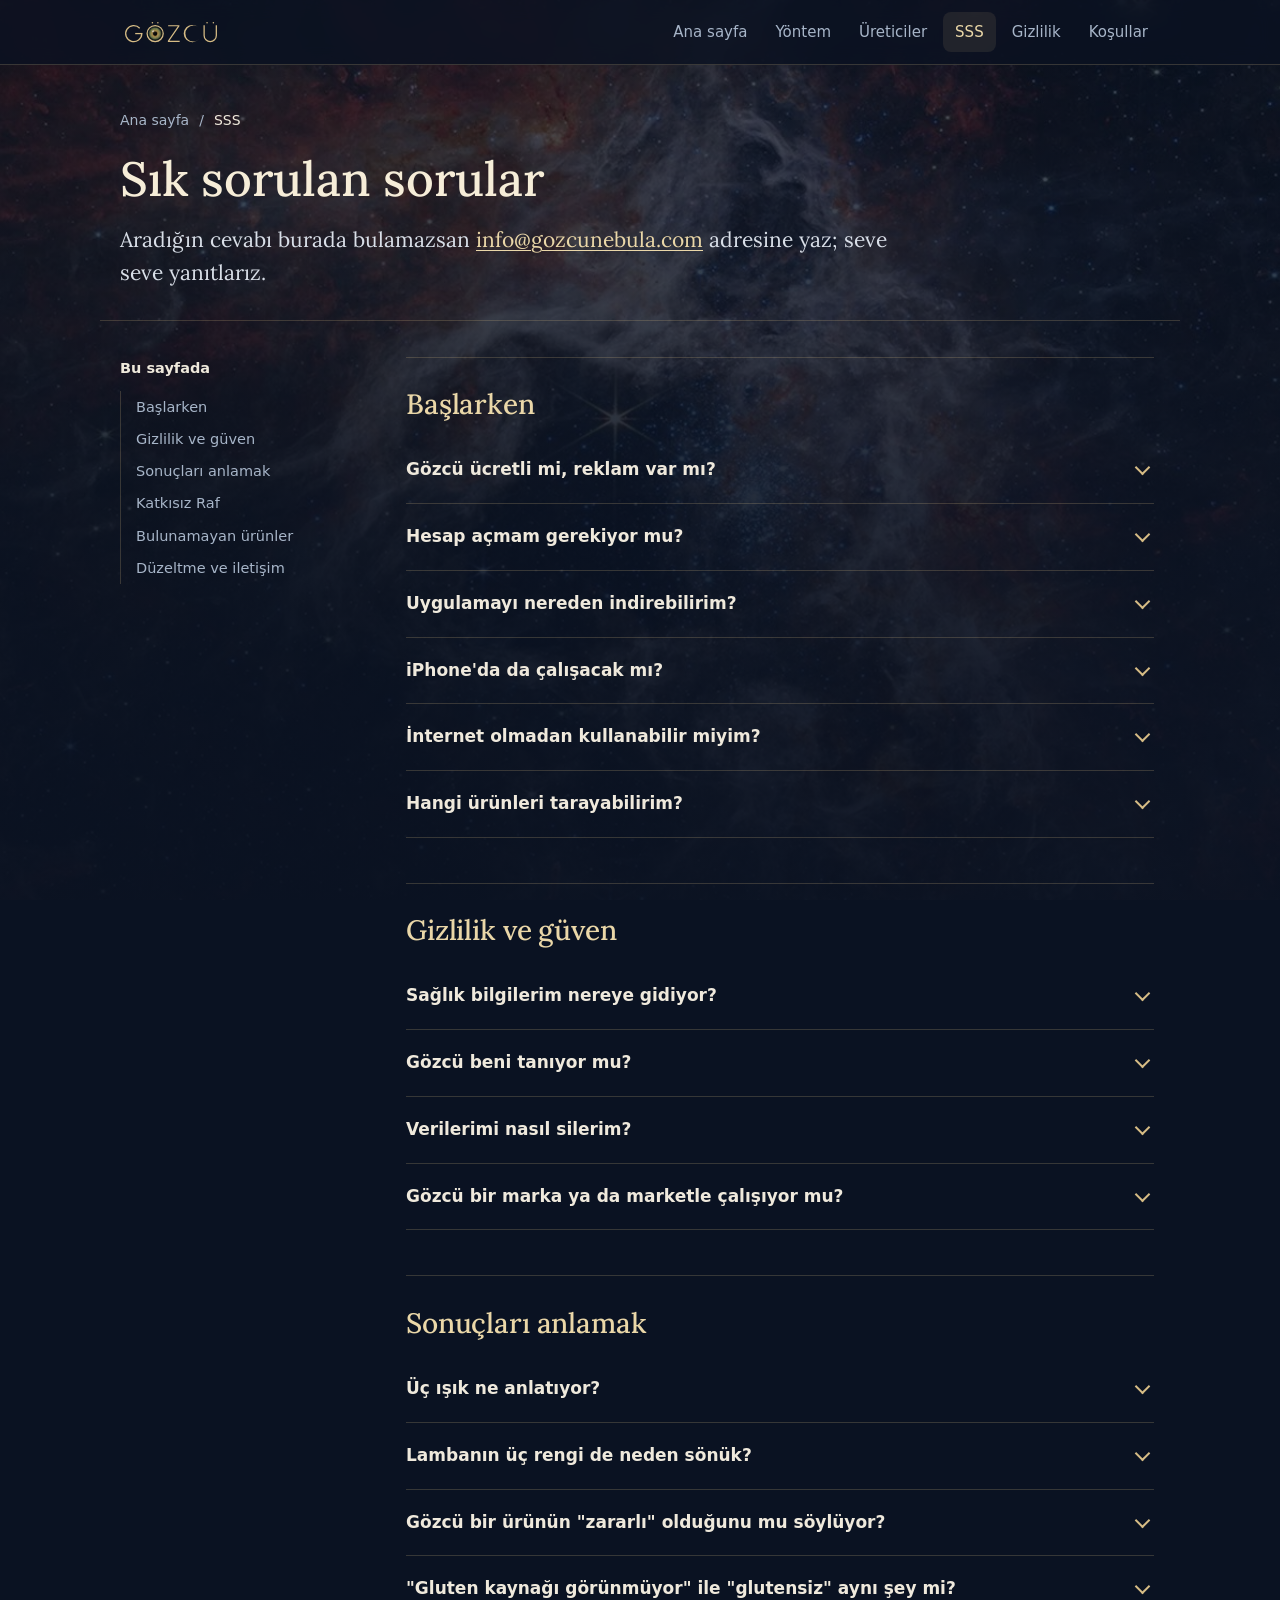
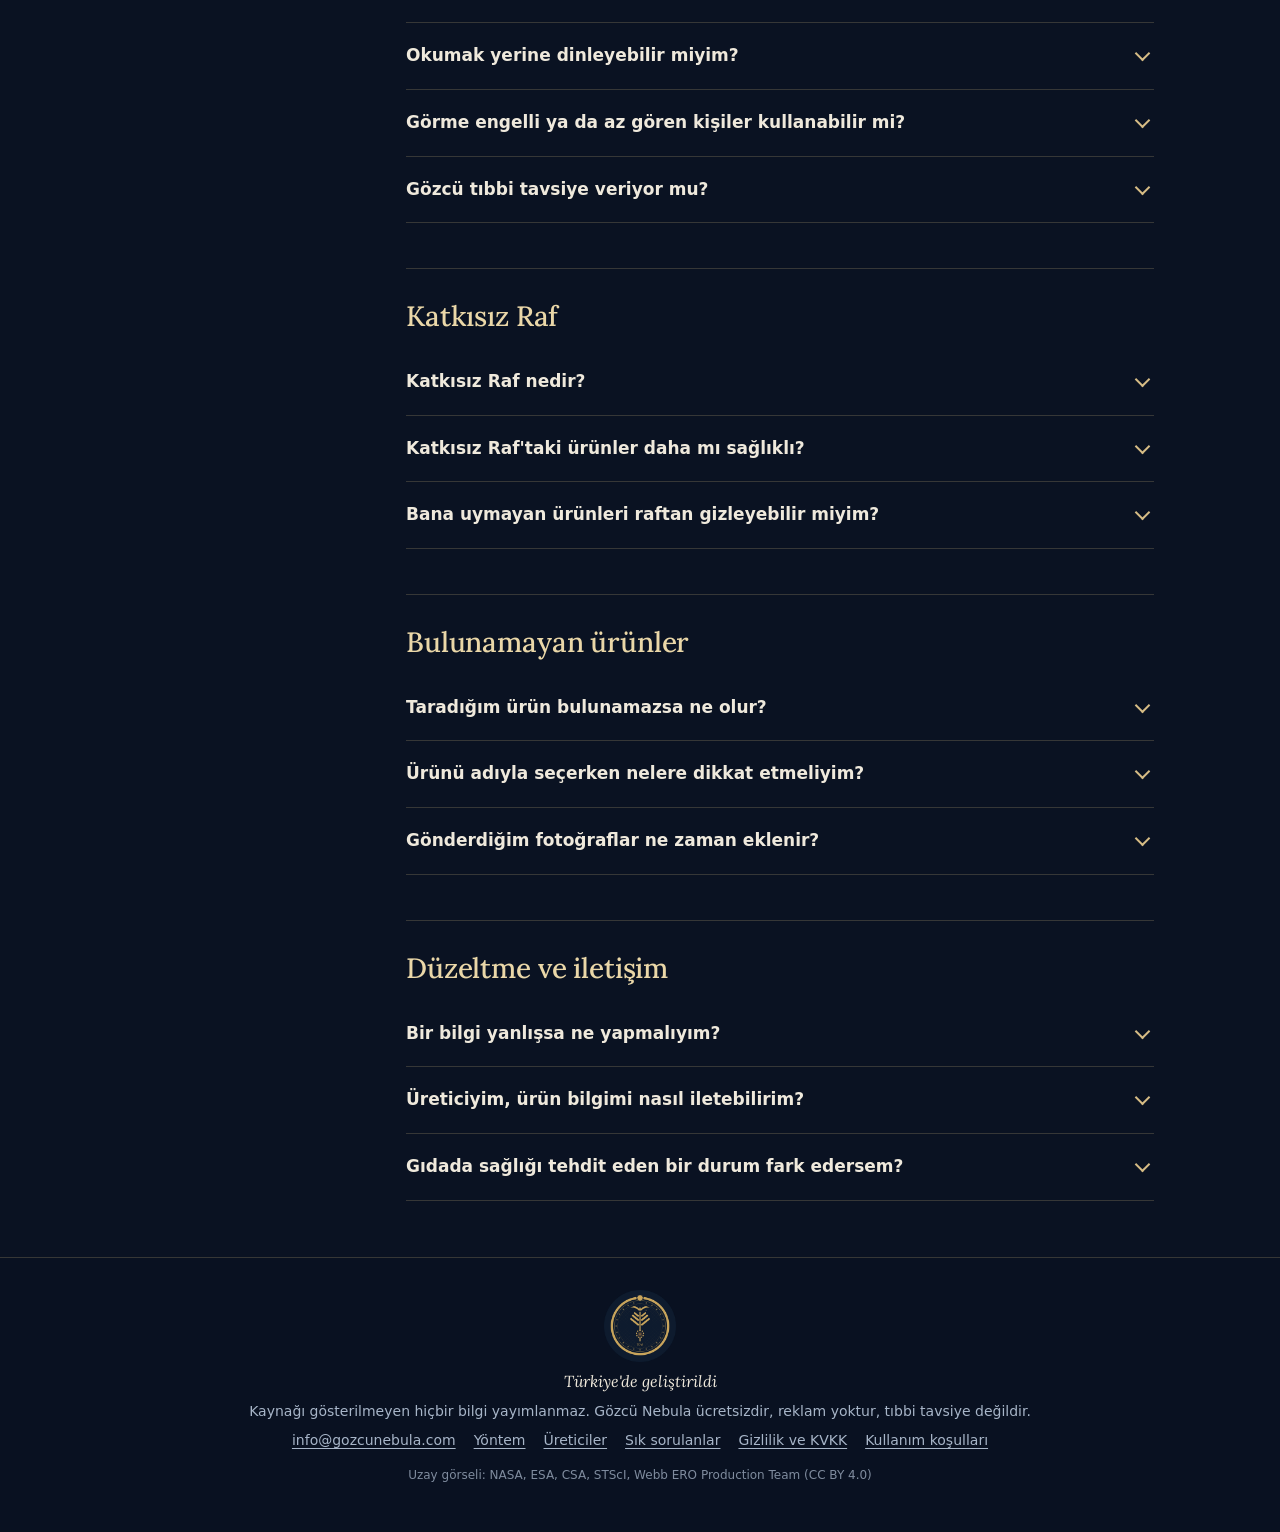
<file: sss.html>
<!doctype html>
<html lang="tr"><head><meta charset="utf-8"><meta name="viewport" content="width=device-width,initial-scale=1">
<title>Sık sorulan sorular · Gözcü Nebula</title><meta name="description" content="Gözcü Nebula hakkında sık sorulan sorular: hesap, gizlilik, Katkısız Raf, bulunamayan ürünler ve daha fazlası.">
<meta http-equiv="Content-Security-Policy" content="default-src 'self'; img-src 'self' data:; style-src 'self'; font-src 'self'; script-src 'none'; object-src 'none'; base-uri 'self'; form-action 'none'">
<meta name="referrer" content="no-referrer"><meta name="theme-color" content="#0a1222">
<meta property="og:type" content="website"><meta property="og:site_name" content="Gözcü Nebula">
<meta property="og:title" content="Sık sorulan sorular · Gözcü Nebula"><meta property="og:description" content="Gözcü Nebula hakkında sık sorulan sorular.">
<meta property="og:image" content="https://gozcunebula.com/paylasim.png"><meta property="og:url" content="https://gozcunebula.com/sss.html">
<link rel="canonical" href="https://gozcunebula.com/sss.html">
<link rel="icon" href="amblem.png"><link rel="apple-touch-icon" href="apple-touch-icon.png"><link rel="stylesheet" href="stil.css?v=10"></head>
<body class="sayfa">
<a class="atla" href="#icerik">İçeriğe geç</a>
<div class="evren" aria-hidden="true"></div>
<header class="ust"><div class="kap">
<a href="./" class="logo"><img src="gozcu_yazi.svg" alt="Gözcü Nebula ana sayfa" width="132" height="34"></a>
<nav aria-label="Ana menü"><a href="./">Ana sayfa</a><a href="yontem.html">Yöntem</a><a href="uretici.html">Üreticiler</a><a href="sss.html" aria-current="page">SSS</a><a href="gizlilik.html">Gizlilik</a><a href="kosullar.html">Koşullar</a></nav>
</div></header>
<main id="icerik" class="belge">
<div class="belge-bas"><nav class="iz" aria-label="Konum"><a href="./">Ana sayfa</a><span aria-hidden="true">/</span><span>SSS</span></nav><h1>Sık sorulan sorular</h1><p class="bas-ozet">Aradığın cevabı burada bulamazsan <a href="mailto:info@gozcunebula.com">info@gozcunebula.com</a> adresine yaz; seve seve yanıtlarız.</p></div>
<div class="belge-govde"><aside class="sayfada" aria-label="Bu sayfada"><p>Bu sayfada</p><ol><li><a href="#baslarken">Başlarken</a></li><li><a href="#gizlilik">Gizlilik ve güven</a></li><li><a href="#sonuclar">Sonuçları anlamak</a></li><li><a href="#katkisiz-raf">Katkısız Raf</a></li><li><a href="#bulunamayan">Bulunamayan ürünler</a></li><li><a href="#iletisim">Düzeltme ve iletişim</a></li></ol></aside><article class="metin">

<h2 id="baslarken">Başlarken</h2>
<details><summary>Gözcü ücretli mi, reklam var mı?</summary><p>Hayır. Gözcü ücretsizdir ve reklam göstermez. Hiçbir üretici, marka veya marketle ticari ilişkisi yoktur; listelerde yer almak ya da sıralamada öne çıkmak için ücret alınmaz.</p></details>
<details><summary>Hesap açmam gerekiyor mu?</summary><p>Hayır. Üye olman, giriş yapman ya da e-posta vermen gerekmez. Uygulamayı indirip hemen kullanmaya başlayabilirsin.</p></details>
<details><summary>Uygulamayı nereden indirebilirim?</summary><p>Gözcü Nebula yakında Google Play'de olacak. Duyuru <a href="./">ana sayfada</a> yapılacak.</p></details>
<details><summary>iPhone'da da çalışacak mı?</summary><p>Gözcü şimdilik yalnız Android için hazırlanıyor. iPhone sürümüyle ilgili bir gelişme olursa ana sayfada duyuracağız.</p></details>
<details><summary>İnternet olmadan kullanabilir miyim?</summary><p>Büyük ölçüde evet. Ürün listesi uygulamanın içinde, telefonunda durur; bu yüzden listedeki ürünleri internet olmadan da tarayıp sonuçlarını görebilirsin. Listede henüz olmayan bir ürünü aramak ve ürün görsellerini yüklemek için internet bağlantısı gerekir.</p></details>
<details><summary>Hangi ürünleri tarayabilirim?</summary><p>Türkiye'de satılan paketli gıda ve içecekleri. Gözcü'de 30.000'i aşkın ürün var ve liste her güncellemede büyüyor. Kozmetik, temizlik ürünü ya da ilaç Gözcü'nün kapsamı dışındadır.</p></details>

<h2 id="gizlilik">Gizlilik ve güven</h2>
<details><summary>Sağlık bilgilerim nereye gidiyor?</summary><p>Hiçbir yere. Sağlık Profilim'de seçtiğin hastalık, alerji ve kaçındığın katkı bilgileri yalnız telefonunda saklanır; sunucuya gönderilmez. Ailen için eklediğin profiller de telefonunda kalır.</p></details>
<details><summary>Gözcü beni tanıyor mu?</summary><p>Hayır. Adın, telefon numaran, e-postan, konumun ve reklam kimliğin toplanmaz. Sunucumuz telefonunun IP adresini de kaydetmez. Ayrıntılar <a href="gizlilik.html">Gizlilik</a> sayfasında.</p></details>
<details><summary>Verilerimi nasıl silerim?</summary><p>Sağlık profilin, tarama geçmişin ve listelerin yalnız telefonunda tutulduğu için uygulamayı sildiğinde bunlar da silinir. Daha önce gönderdiğin bir fotoğrafın kaldırılmasını istersen uygulamadaki Geri Bildirim ekranından ya da e-postayla bize yazman yeterli.</p></details>
<details><summary>Gözcü bir marka ya da marketle çalışıyor mu?</summary><p>Hayır. Gözcü bağımsızdır; hiçbir üretici, marka veya marketten para ya da başka bir karşılık almaz. Bir ürünün sonucu satın alınamaz, değiştirilemez.</p></details>

<h2 id="sonuclar">Sonuçları anlamak</h2>
<details><summary>Üç ışık ne anlatıyor?</summary><p><b>İçerik</b> ışığı katkı maddelerinin resmî kaynaklarda bir uyarı taşıyıp taşımadığını, <b>Besin dengesi</b> ışığı 100 gramdaki şeker, tuz ve doymuş yağın düşük mü yüksek mi olduğunu, <b>Senin için</b> ışığı ise sağlık profilinde seçtiğin bir içeriğin üründe bulunup bulunmadığını gösterir. Her biri küçük bir trafik lambasıdır: kırmızı üstte, sarı ortada, yeşil altta; yalnız durumun rengi yanar. Her satıra dokunduğunda ayrıntısını ve dayandığı resmî kararı görürsün.</p></details>
<details><summary>Lambanın üç rengi de neden sönük?</summary><p>Hiçbir renk yanmıyorsa ve yanında "Bilgi yok" yazıyorsa, emin olmak için yeterli bilgi yok demektir. İçindekiler eksikse, okunamıyorsa ya da tanınmayan bir katkı varsa Gözcü "uyarı yok" demez; lambayı sönük bırakır. Yanlış bilgi göstermektense bilgi yok demeyi seçeriz.</p></details>
<details><summary>Gözcü bir ürünün "zararlı" olduğunu mu söylüyor?</summary><p>Hayır. Gözcü ambalajda beyan edilen içeriği resmî kurum kararlarıyla karşılaştırır; ürün ya da üretici hakkında hüküm vermez. Bir katkının etikette bulunması o ürünün zararlı olduğu anlamına gelmez; izinli katkılar resmî sınırlar içinde kullanılır.</p></details>
<details><summary>"Gluten kaynağı görünmüyor" ile "glutensiz" aynı şey mi?</summary><p>Hayır. Gözcü yalnız içindekiler listesini okur; üretim sırasındaki bulaşmayı bilemez. Çölyak hastasıysan ambalajdaki "glutensiz" ibaresine mutlaka bak. Ciddi alerjilerde de etiketi her zaman kendin oku.</p></details>
<details><summary>Okumak yerine dinleyebilir miyim?</summary><p>Evet. Sonuç ekranındaki "Sonucu sesli dinle" düğmesi değerlendirmeyi sana okur; okuma telefonun içinde yapılır. Ana ekrandaki "Gözcü'yü dinle" kartı Gözcü'yü, "Gözcü seninle büyür" kartı da bir ürün bulunamadığında ne yapabileceğini yaklaşık bir buçuk dakikada anlatır.</p></details>
<details><summary>Görme engelli ya da az gören kişiler kullanabilir mi?</summary><p>Evet. Gözcü, telefonun ekran okuyucusuyla (Android'de TalkBack) çalışır: düğmeler adlarıyla, sağlık profilindeki seçimler "işaretli" ya da "işaretsiz" diye, ışıklar da durumlarıyla birlikte sesli okunur.</p></details>
<details><summary>Gözcü tıbbi tavsiye veriyor mu?</summary><p>Hayır. Gözcü bilgi amaçlıdır; tıbbi tavsiye, teşhis ya da tedavi yerine geçmez. Beslenmenle ilgili kararlar için doktoruna ya da diyetisyenine danış.</p></details>

<h2 id="katkisiz-raf">Katkısız Raf</h2>
<details><summary>Katkısız Raf nedir?</summary><p>İçindekiler listesinde koruyucu, renklendirici, tatlandırıcı, emülgatör ya da kıvam arttırıcı gibi hiçbir katkı maddesi bulunmayan ürünlerin rafıdır. Raftaki 2.400'ü aşkın ürünün her birinin listesi tek tek okunarak incelenir; en küçük bir şüphe varsa ürün rafa alınmaz.</p></details>
<details><summary>Katkısız Raf'taki ürünler daha mı sağlıklı?</summary><p>Hayır, bu ikisi aynı şey değildir. Katkısız bir ürün de önerilenin üzerinde şeker, tuz ya da yağ içerebilir. Bunu her ürünün "Besin dengesi" ışığında görebilirsin.</p></details>
<details><summary>Bana uymayan ürünleri raftan gizleyebilir miyim?</summary><p>Evet. Sağlık profilinde hassasiyetlerini belirttiğinde, sana uymayan ürünler Katkısız Raf'ta gösterilmez.</p></details>

<h2 id="bulunamayan">Bulunamayan ürünler</h2>
<details><summary>Taradığım ürün bulunamazsa ne olur?</summary><p>Barkodunu not eder, ürünü araştırıp ekleriz. Beklemek istemezsen ürünü listemizde adıyla bulup seçebilir ya da ambalajın fotoğrafını çekip gönderebilirsin.</p></details>
<details><summary>Ürünü adıyla seçerken nelere dikkat etmeliyim?</summary><p>Seçtiğin ürünün adı, markası ve gramajı elindeki paketle birebir aynı olmalı. Aynı ürünün farklı gramajlı paketlerinde içindekiler de değişebilir; emin değilsen seçim yapmak yerine fotoğraf göndermeni öneririz.</p></details>
<details><summary>Gönderdiğim fotoğraflar ne zaman eklenir?</summary><p>Her fotoğraf gözle incelenir; içindekiler ve besin değerleri etiketle karşılaştırılarak doğrulandıktan sonra ürün Gözcü'ye eklenir. Yalnız ambalajın göründüğü fotoğraflar gönder; kişi, yüz ya da adres içeren fotoğraf gönderme.</p></details>

<h2 id="iletisim">Düzeltme ve iletişim</h2>
<details><summary>Bir bilgi yanlışsa ne yapmalıyım?</summary><p>Uygulamadaki Geri Bildirim ekranından ya da <a href="mailto:info@gozcunebula.com">info@gozcunebula.com</a> adresinden haber ver; her bildirim incelenir, gerekiyorsa düzeltilir. Ambalajdaki bilgi her zaman esastır.</p></details>
<details><summary>Üreticiyim, ürün bilgimi nasıl iletebilirim?</summary><p>Ürünlerinizin güncel etiket bilgisini ücretsiz iletebilirsiniz; çok ürününüz varsa toplu gönderebilirsiniz. Ayrıntılar <a href="uretici.html">Üreticiler</a> sayfasında.</p></details>
<details><summary>Gıdada sağlığı tehdit eden bir durum fark edersem?</summary><p>Gözcü bir denetim kurumu değildir. Gıdada sağlığı tehdit eden bir durumdan şüphelenirsen ALO 174 Gıda Hattı'na bildir.</p></details>

</article></div>
</main>
<footer class="alt"><div class="kap">
<img class="muhur" src="kutlan.png" alt="Kutlan amblemi" width="72" height="72" loading="lazy">
<p class="yerli">Türkiye'de geliştirildi</p>
<p>Kaynağı gösterilmeyen hiçbir bilgi yayımlanmaz. Gözcü Nebula ücretsizdir, reklam yoktur, tıbbi tavsiye değildir.</p>
<p class="alt-bag"><a href="mailto:info@gozcunebula.com">info@gozcunebula.com</a><a href="yontem.html">Yöntem</a><a href="uretici.html">Üreticiler</a><a href="sss.html">Sık sorulanlar</a><a href="gizlilik.html">Gizlilik ve KVKK</a><a href="kosullar.html">Kullanım koşulları</a></p>
<p class="atif">Uzay görseli: NASA, ESA, CSA, STScI, Webb ERO Production Team (CC BY 4.0)</p>
</div></footer>
</body></html>
</file>
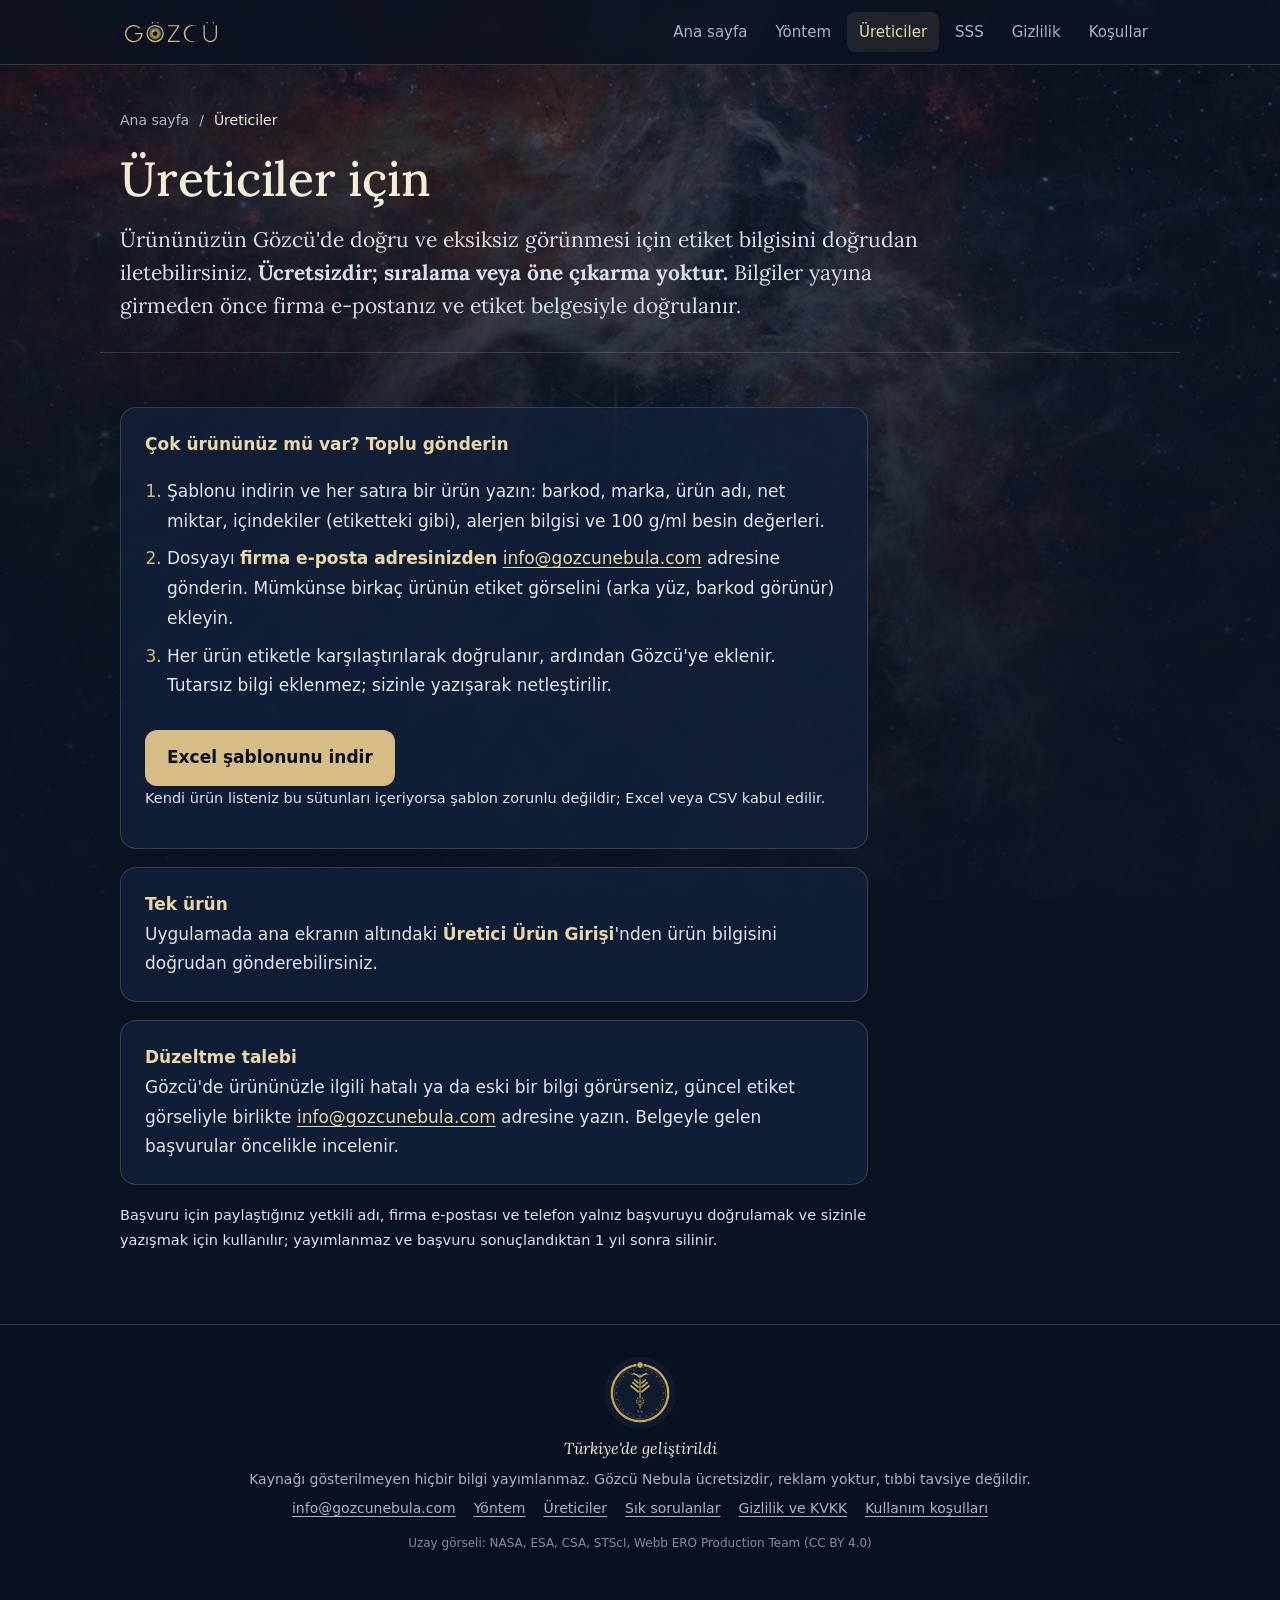
<file: uretici.html>
<!doctype html>
<html lang="tr"><head><meta charset="utf-8"><meta name="viewport" content="width=device-width,initial-scale=1">
<title>Üreticiler için · Gözcü Nebula</title><meta name="description" content="Ürünlerinizin etiket bilgisini Gözcü Nebula'ya ücretsiz iletin; tek tek ya da toplu.">
<meta http-equiv="Content-Security-Policy" content="default-src 'self'; img-src 'self' data:; style-src 'self'; font-src 'self'; script-src 'none'; object-src 'none'; base-uri 'self'; form-action 'none'">
<meta name="referrer" content="no-referrer"><meta name="theme-color" content="#0a1222">
<meta property="og:type" content="website"><meta property="og:site_name" content="Gözcü Nebula">
<meta property="og:title" content="Üreticiler için · Gözcü Nebula"><meta property="og:description" content="Ürünlerinizin etiket bilgisini Gözcü Nebula'ya ücretsiz iletin; tek tek ya da toplu.">
<meta property="og:image" content="https://gozcunebula.com/paylasim.png"><meta property="og:url" content="https://gozcunebula.com/uretici.html">
<link rel="canonical" href="https://gozcunebula.com/uretici.html">
<link rel="icon" href="amblem.png"><link rel="apple-touch-icon" href="apple-touch-icon.png"><link rel="stylesheet" href="stil.css?v=10"></head>
<body class="sayfa">
<a class="atla" href="#icerik">İçeriğe geç</a>
<div class="evren" aria-hidden="true"></div>
<header class="ust"><div class="kap">
<a href="./" class="logo"><img src="gozcu_yazi.svg" alt="Gözcü Nebula ana sayfa" width="132" height="34"></a>
<nav aria-label="Ana menü"><a href="./">Ana sayfa</a><a href="yontem.html">Yöntem</a><a href="uretici.html" aria-current="page">Üreticiler</a><a href="sss.html">SSS</a><a href="gizlilik.html">Gizlilik</a><a href="kosullar.html">Koşullar</a></nav>
</div></header>
<main id="icerik" class="belge">
<div class="belge-bas"><nav class="iz" aria-label="Konum"><a href="./">Ana sayfa</a><span aria-hidden="true">/</span><span>Üreticiler</span></nav><h1>Üreticiler için</h1><p class="bas-ozet">Ürününüzün Gözcü'de doğru ve eksiksiz görünmesi için etiket bilgisini doğrudan iletebilirsiniz. <b>Ücretsizdir; sıralama veya öne çıkarma yoktur.</b> Bilgiler yayına girmeden önce firma e-postanız ve etiket belgesiyle doğrulanır.</p></div>
<div class="belge-govde tek"><article class="metin">
<div class="kart"><b>Çok ürününüz mü var? Toplu gönderin</b>
<ol>
<li>Şablonu indirin ve her satıra bir ürün yazın: barkod, marka, ürün adı, net miktar, içindekiler (etiketteki gibi), alerjen bilgisi ve 100 g/ml besin değerleri.</li>
<li>Dosyayı <b>firma e-posta adresinizden</b> <a href="mailto:info@gozcunebula.com?subject=Toplu%20%C3%BCr%C3%BCn%20bilgisi%20g%C3%B6nderimi">info@gozcunebula.com</a> adresine gönderin. Mümkünse birkaç ürünün etiket görselini (arka yüz, barkod görünür) ekleyin.</li>
<li>Her ürün etiketle karşılaştırılarak doğrulanır, ardından Gözcü'ye eklenir. Tutarsız bilgi eklenmez; sizinle yazışarak netleştirilir.</li>
</ol>
<a class="dugme" href="gozcu_toplu_urun_sablonu.xlsx" download>Excel şablonunu indir</a>
<p class="not">Kendi ürün listeniz bu sütunları içeriyorsa şablon zorunlu değildir; Excel veya CSV kabul edilir.</p></div>
<div class="kart"><b>Tek ürün</b><br>Uygulamada ana ekranın altındaki <b>Üretici Ürün Girişi</b>'nden ürün bilgisini doğrudan gönderebilirsiniz.</div>
<div class="kart"><b>Düzeltme talebi</b><br>Gözcü'de ürününüzle ilgili hatalı ya da eski bir bilgi görürseniz, güncel etiket görseliyle birlikte <a href="mailto:info@gozcunebula.com">info@gozcunebula.com</a> adresine yazın. Belgeyle gelen başvurular öncelikle incelenir.</div>
<p class="not">Başvuru için paylaştığınız yetkili adı, firma e-postası ve telefon yalnız başvuruyu doğrulamak ve sizinle yazışmak için kullanılır; yayımlanmaz ve başvuru sonuçlandıktan 1 yıl sonra silinir.</p>
</article></div>
</main><footer class="alt"><div class="kap">
<img class="muhur" src="kutlan.png" alt="Kutlan amblemi" width="72" height="72" loading="lazy">
<p class="yerli">Türkiye'de geliştirildi</p>
<p>Kaynağı gösterilmeyen hiçbir bilgi yayımlanmaz. Gözcü Nebula ücretsizdir, reklam yoktur, tıbbi tavsiye değildir.</p>
<p class="alt-bag"><a href="mailto:info@gozcunebula.com">info@gozcunebula.com</a><a href="yontem.html">Yöntem</a><a href="uretici.html">Üreticiler</a><a href="sss.html">Sık sorulanlar</a><a href="gizlilik.html">Gizlilik ve KVKK</a><a href="kosullar.html">Kullanım koşulları</a></p>
<p class="atif">Uzay görseli: NASA, ESA, CSA, STScI, Webb ERO Production Team (CC BY 4.0)</p>
</div></footer>
</body></html>
</file>
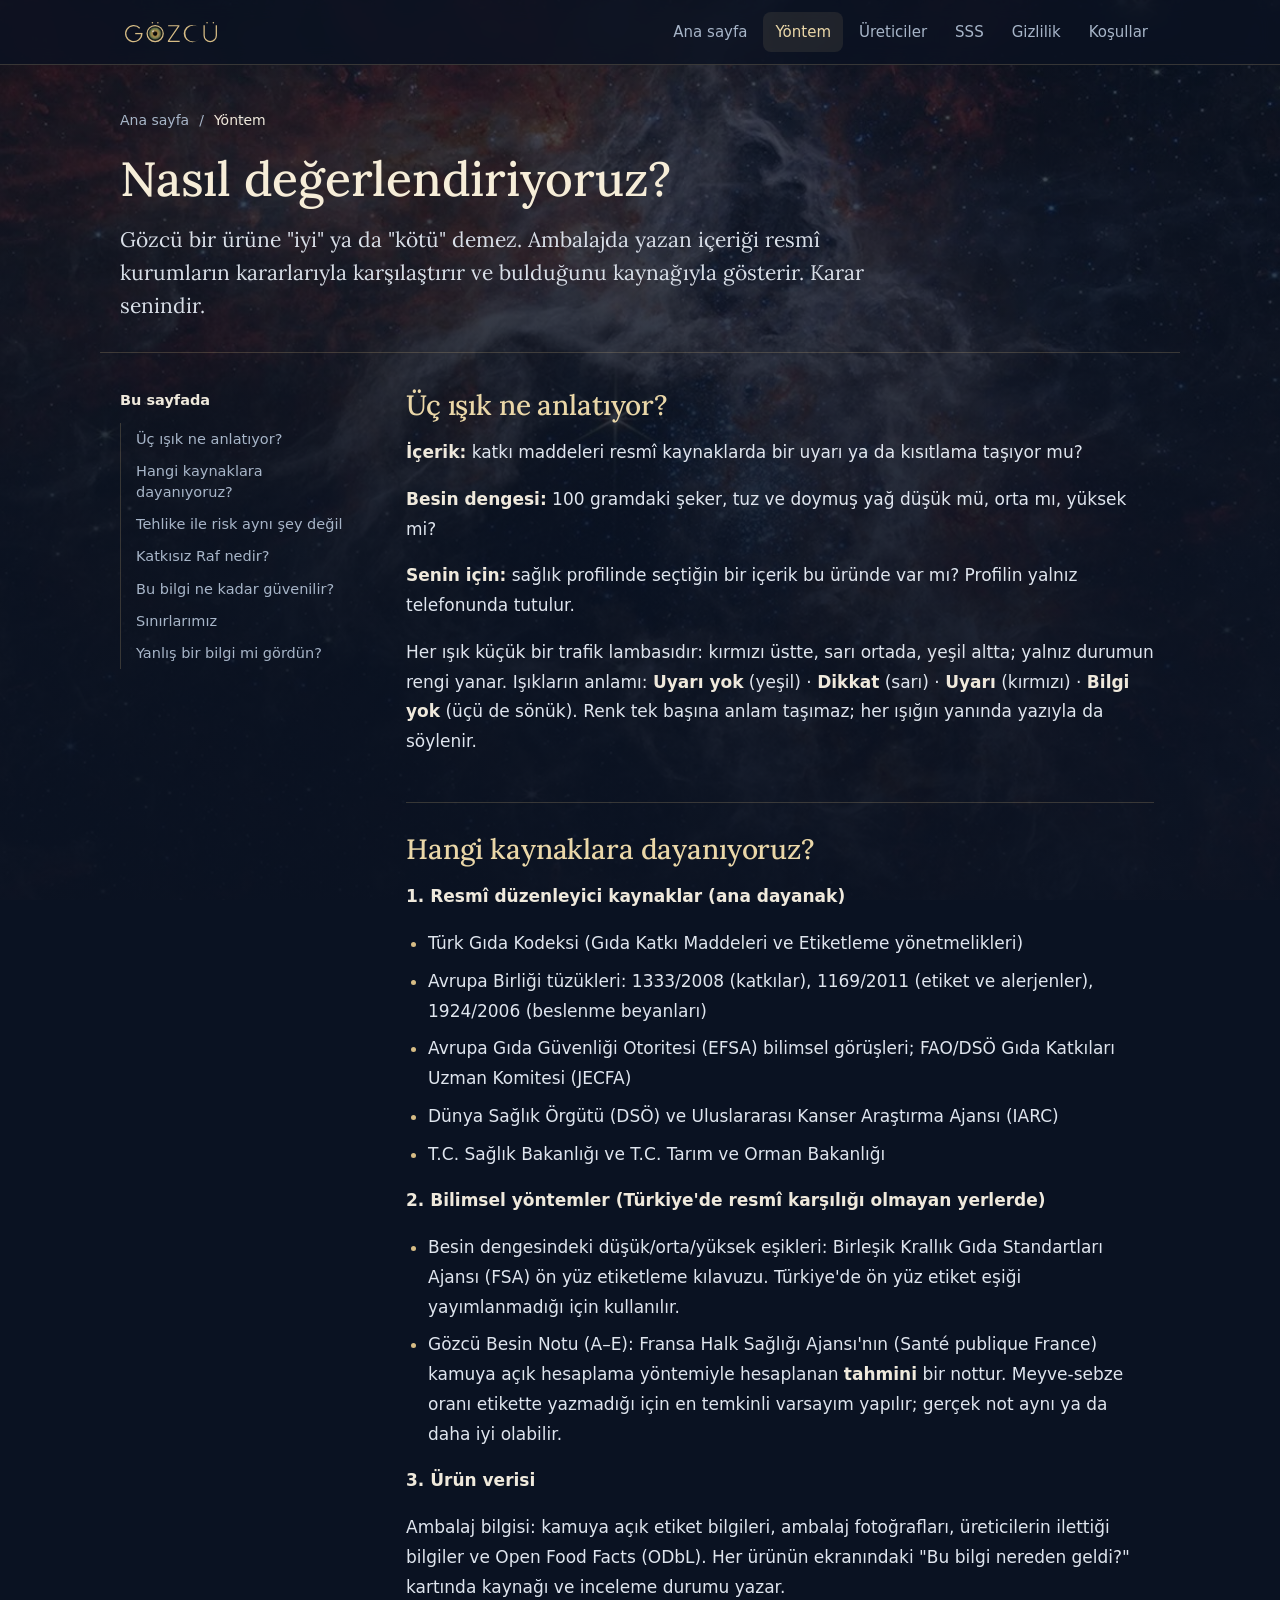
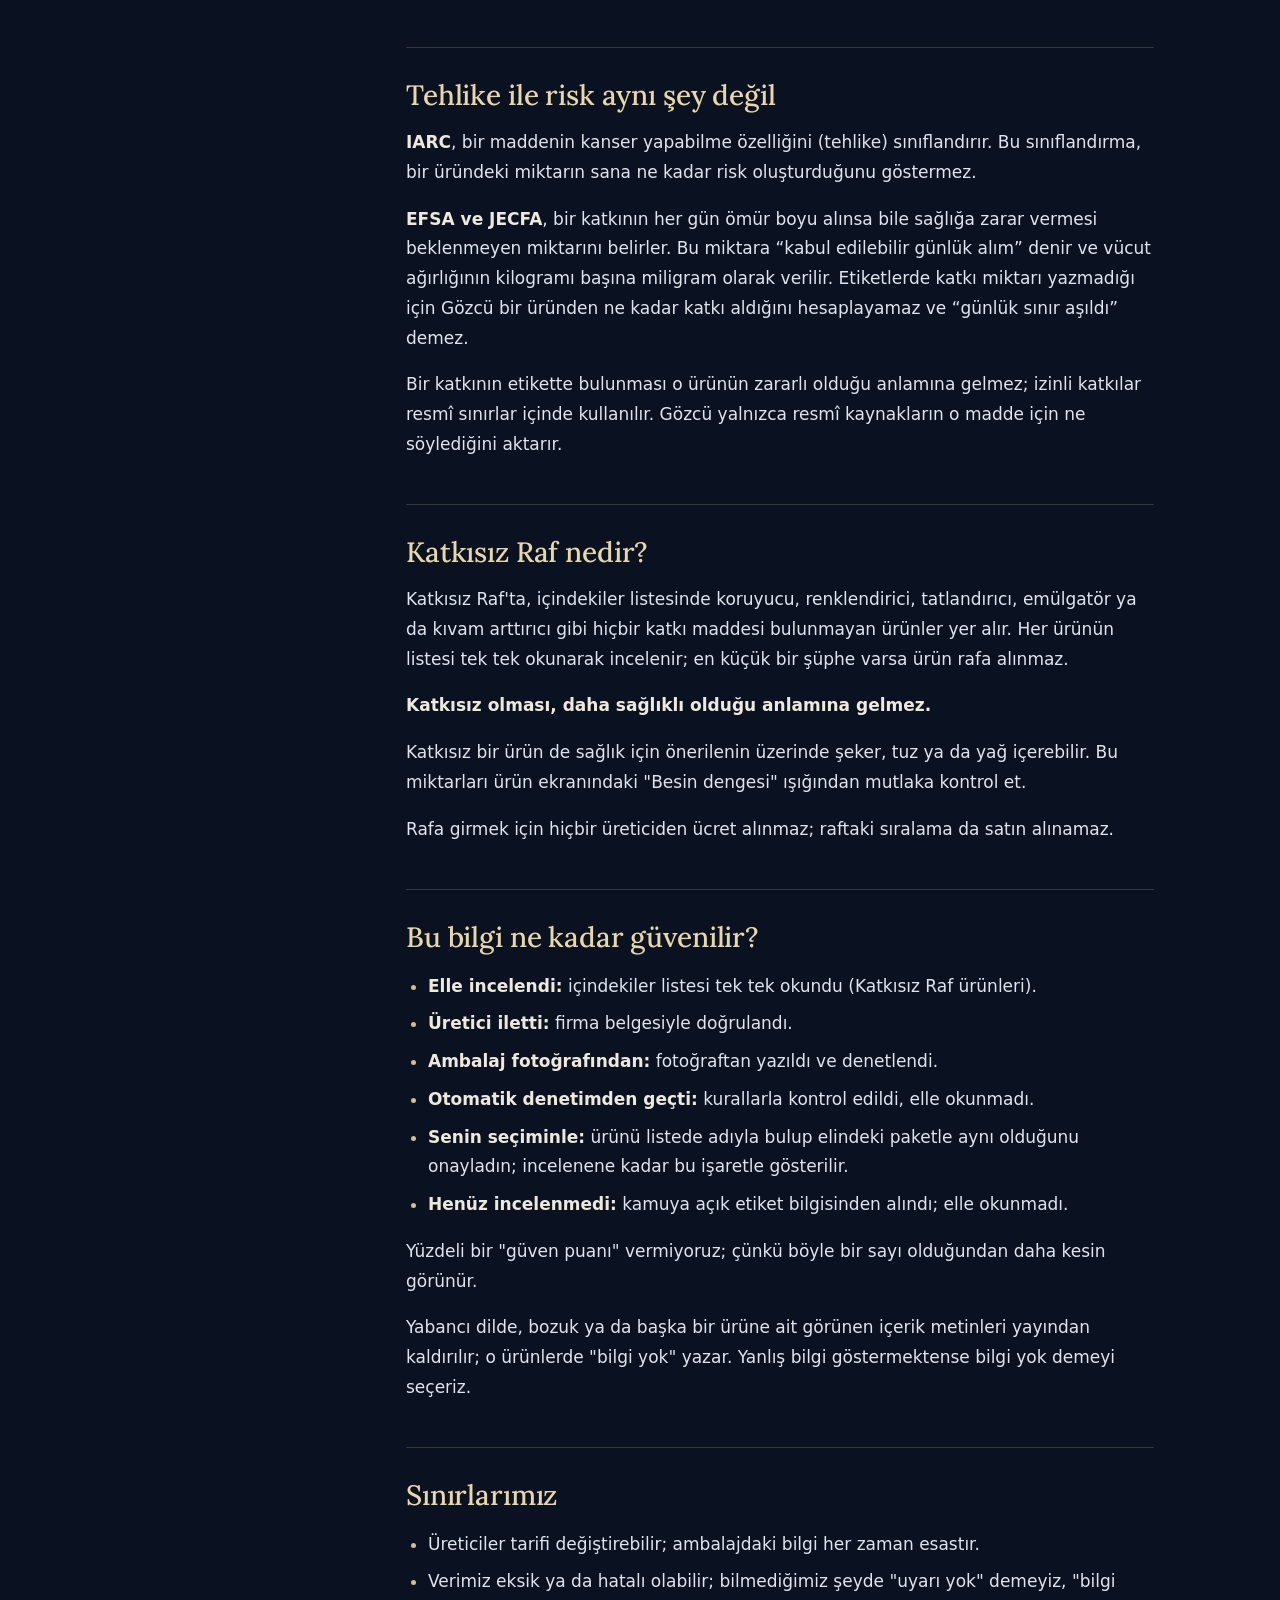
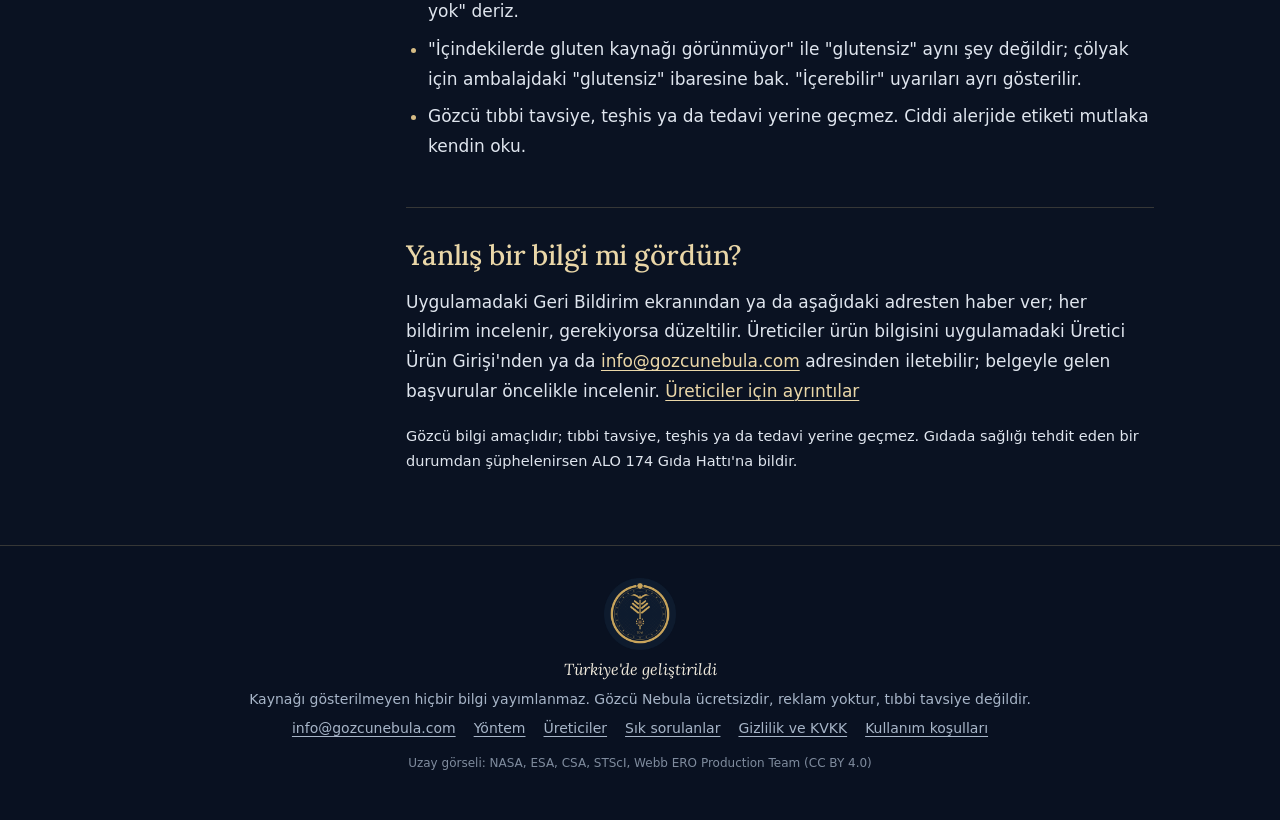
<file: yontem.html>
<!doctype html>
<html lang="tr"><head><meta charset="utf-8"><meta name="viewport" content="width=device-width,initial-scale=1">
<title>Nasıl değerlendiriyoruz? · Gözcü Nebula</title><meta name="description" content="Gözcü bir ürüne iyi ya da kötü demez: ambalajdaki içeriği resmî kurumların kararlarıyla karşılaştırır ve kaynağını gösterir. Yöntemimiz, kaynaklarımız ve sınırlarımız.">
<meta http-equiv="Content-Security-Policy" content="default-src 'self'; img-src 'self' data:; style-src 'self'; font-src 'self'; script-src 'none'; object-src 'none'; base-uri 'self'; form-action 'none'">
<meta name="referrer" content="no-referrer"><meta name="theme-color" content="#0a1222">
<meta property="og:type" content="website"><meta property="og:site_name" content="Gözcü Nebula">
<meta property="og:title" content="Üreticiler için · Gözcü Nebula"><meta property="og:description" content="Gözcü bir ürüne iyi ya da kötü demez: ambalajdaki içeriği resmî kurumların kararlarıyla karşılaştırır ve kaynağını gösterir. Yöntemimiz, kaynaklarımız ve sınırlarımız.">
<meta property="og:image" content="https://gozcunebula.com/paylasim.png"><meta property="og:url" content="https://gozcunebula.com/yontem.html">
<link rel="canonical" href="https://gozcunebula.com/yontem.html">
<link rel="icon" href="amblem.png"><link rel="apple-touch-icon" href="apple-touch-icon.png"><link rel="stylesheet" href="stil.css?v=10"></head>
<body class="sayfa">
<a class="atla" href="#icerik">İçeriğe geç</a>
<div class="evren" aria-hidden="true"></div>
<header class="ust"><div class="kap">
<a href="./" class="logo"><img src="gozcu_yazi.svg" alt="Gözcü Nebula ana sayfa" width="132" height="34"></a>
<nav aria-label="Ana menü"><a href="./">Ana sayfa</a><a href="yontem.html" aria-current="page">Yöntem</a><a href="uretici.html">Üreticiler</a><a href="sss.html">SSS</a><a href="gizlilik.html">Gizlilik</a><a href="kosullar.html">Koşullar</a></nav>
</div></header>
<main id="icerik" class="belge">
<div class="belge-bas"><nav class="iz" aria-label="Konum"><a href="./">Ana sayfa</a><span aria-hidden="true">/</span><span>Yöntem</span></nav><h1>Nasıl değerlendiriyoruz?</h1><p class="bas-ozet">Gözcü bir ürüne "iyi" ya da "kötü" demez. Ambalajda yazan içeriği resmî kurumların kararlarıyla karşılaştırır ve bulduğunu kaynağıyla gösterir. Karar senindir.</p></div>
<div class="belge-govde"><aside class="sayfada" aria-label="Bu sayfada"><p>Bu sayfada</p><ol><li><a href="#uc-isik-ne-anlatiyor">Üç ışık ne anlatıyor?</a></li><li><a href="#hangi-kaynaklara-dayaniyoruz">Hangi kaynaklara dayanıyoruz?</a></li><li><a href="#tehlike-ile-risk-ayni-sey-degil">Tehlike ile risk aynı şey değil</a></li><li><a href="#katkisiz-raf-nedir">Katkısız Raf nedir?</a></li><li><a href="#bu-bilgi-ne-kadar-guvenilir">Bu bilgi ne kadar güvenilir?</a></li><li><a href="#sinirlarimiz">Sınırlarımız</a></li><li><a href="#yanlis-bir-bilgi-mi-gordun">Yanlış bir bilgi mi gördün?</a></li></ol></aside><article class="metin">
<section><h2 id="uc-isik-ne-anlatiyor">Üç ışık ne anlatıyor?</h2>
<p><b>İçerik:</b> katkı maddeleri resmî kaynaklarda bir uyarı ya da kısıtlama taşıyor mu?</p>
<p><b>Besin dengesi:</b> 100 gramdaki şeker, tuz ve doymuş yağ düşük mü, orta mı, yüksek mi?</p>
<p><b>Senin için:</b> sağlık profilinde seçtiğin bir içerik bu üründe var mı? Profilin yalnız telefonunda tutulur.</p>
<p>Her ışık küçük bir trafik lambasıdır: kırmızı üstte, sarı ortada, yeşil altta; yalnız durumun rengi yanar. Işıkların anlamı: <b>Uyarı yok</b> (yeşil) · <b>Dikkat</b> (sarı) · <b>Uyarı</b> (kırmızı) · <b>Bilgi yok</b> (üçü de sönük). Renk tek başına anlam taşımaz; her ışığın yanında yazıyla da söylenir.</p></section>

<section><h2 id="hangi-kaynaklara-dayaniyoruz">Hangi kaynaklara dayanıyoruz?</h2>
<p><b>1. Resmî düzenleyici kaynaklar (ana dayanak)</b></p>
<ul>
<li>Türk Gıda Kodeksi (Gıda Katkı Maddeleri ve Etiketleme yönetmelikleri)</li>
<li>Avrupa Birliği tüzükleri: 1333/2008 (katkılar), 1169/2011 (etiket ve alerjenler), 1924/2006 (beslenme beyanları)</li>
<li>Avrupa Gıda Güvenliği Otoritesi (EFSA) bilimsel görüşleri; FAO/DSÖ Gıda Katkıları Uzman Komitesi (JECFA)</li>
<li>Dünya Sağlık Örgütü (DSÖ) ve Uluslararası Kanser Araştırma Ajansı (IARC)</li>
<li>T.C. Sağlık Bakanlığı ve T.C. Tarım ve Orman Bakanlığı</li>
</ul>
<p><b>2. Bilimsel yöntemler (Türkiye'de resmî karşılığı olmayan yerlerde)</b></p>
<ul>
<li>Besin dengesindeki düşük/orta/yüksek eşikleri: Birleşik Krallık Gıda Standartları Ajansı (FSA) ön yüz etiketleme kılavuzu. Türkiye'de ön yüz etiket eşiği yayımlanmadığı için kullanılır.</li>
<li>Gözcü Besin Notu (A–E): Fransa Halk Sağlığı Ajansı'nın (Santé publique France) kamuya açık hesaplama yöntemiyle hesaplanan <b>tahmini</b> bir nottur. Meyve-sebze oranı etikette yazmadığı için en temkinli varsayım yapılır; gerçek not aynı ya da daha iyi olabilir.</li>
</ul>
<p><b>3. Ürün verisi</b></p>
<p>Ambalaj bilgisi: kamuya açık etiket bilgileri, ambalaj fotoğrafları, üreticilerin ilettiği bilgiler ve Open Food Facts (ODbL). Her ürünün ekranındaki "Bu bilgi nereden geldi?" kartında kaynağı ve inceleme durumu yazar.</p></section>

<section><h2 id="tehlike-ile-risk-ayni-sey-degil">Tehlike ile risk aynı şey değil</h2>
<p><b>IARC</b>, bir maddenin kanser yapabilme özelliğini (tehlike) sınıflandırır. Bu sınıflandırma, bir üründeki miktarın sana ne kadar risk oluşturduğunu göstermez.</p>
<p><b>EFSA ve JECFA</b>, bir katkının her gün ömür boyu alınsa bile sağlığa zarar vermesi beklenmeyen miktarını belirler. Bu miktara “kabul edilebilir günlük alım” denir ve vücut ağırlığının kilogramı başına miligram olarak verilir. Etiketlerde katkı miktarı yazmadığı için Gözcü bir üründen ne kadar katkı aldığını hesaplayamaz ve “günlük sınır aşıldı” demez.</p>
<p>Bir katkının etikette bulunması o ürünün zararlı olduğu anlamına gelmez; izinli katkılar resmî sınırlar içinde kullanılır. Gözcü yalnızca resmî kaynakların o madde için ne söylediğini aktarır.</p></section>

<section><h2 id="katkisiz-raf-nedir">Katkısız Raf nedir?</h2>
<p>Katkısız Raf'ta, içindekiler listesinde koruyucu, renklendirici, tatlandırıcı, emülgatör ya da kıvam arttırıcı gibi hiçbir katkı maddesi bulunmayan ürünler yer alır. Her ürünün listesi tek tek okunarak incelenir; en küçük bir şüphe varsa ürün rafa alınmaz.</p>
<p><b>Katkısız olması, daha sağlıklı olduğu anlamına gelmez.</b></p>
<p>Katkısız bir ürün de sağlık için önerilenin üzerinde şeker, tuz ya da yağ içerebilir. Bu miktarları ürün ekranındaki "Besin dengesi" ışığından mutlaka kontrol et.</p>
<p>Rafa girmek için hiçbir üreticiden ücret alınmaz; raftaki sıralama da satın alınamaz.</p></section>

<section><h2 id="bu-bilgi-ne-kadar-guvenilir">Bu bilgi ne kadar güvenilir?</h2>
<ul>
<li><b>Elle incelendi:</b> içindekiler listesi tek tek okundu (Katkısız Raf ürünleri).</li>
<li><b>Üretici iletti:</b> firma belgesiyle doğrulandı.</li>
<li><b>Ambalaj fotoğrafından:</b> fotoğraftan yazıldı ve denetlendi.</li>
<li><b>Otomatik denetimden geçti:</b> kurallarla kontrol edildi, elle okunmadı.</li>
<li><b>Senin seçiminle:</b> ürünü listede adıyla bulup elindeki paketle aynı olduğunu onayladın; incelenene kadar bu işaretle gösterilir.</li>
<li><b>Henüz incelenmedi:</b> kamuya açık etiket bilgisinden alındı; elle okunmadı.</li>
</ul>
<p>Yüzdeli bir "güven puanı" vermiyoruz; çünkü böyle bir sayı olduğundan daha kesin görünür.</p>
<p>Yabancı dilde, bozuk ya da başka bir ürüne ait görünen içerik metinleri yayından kaldırılır; o ürünlerde "bilgi yok" yazar. Yanlış bilgi göstermektense bilgi yok demeyi seçeriz.</p></section>

<section><h2 id="sinirlarimiz">Sınırlarımız</h2>
<ul>
<li>Üreticiler tarifi değiştirebilir; ambalajdaki bilgi her zaman esastır.</li>
<li>Verimiz eksik ya da hatalı olabilir; bilmediğimiz şeyde "uyarı yok" demeyiz, "bilgi yok" deriz.</li>
<li>"İçindekilerde gluten kaynağı görünmüyor" ile "glutensiz" aynı şey değildir; çölyak için ambalajdaki "glutensiz" ibaresine bak. "İçerebilir" uyarıları ayrı gösterilir.</li>
<li>Gözcü tıbbi tavsiye, teşhis ya da tedavi yerine geçmez. Ciddi alerjide etiketi mutlaka kendin oku.</li>
</ul></section>

<section><h2 id="yanlis-bir-bilgi-mi-gordun">Yanlış bir bilgi mi gördün?</h2>
<p>Uygulamadaki Geri Bildirim ekranından ya da aşağıdaki adresten haber ver; her bildirim incelenir, gerekiyorsa düzeltilir. Üreticiler ürün bilgisini uygulamadaki Üretici Ürün Girişi'nden ya da <a href="mailto:info@gozcunebula.com">info@gozcunebula.com</a> adresinden iletebilir; belgeyle gelen başvurular öncelikle incelenir. <a href="uretici.html">Üreticiler için ayrıntılar</a></p></section>

<p class="not">Gözcü bilgi amaçlıdır; tıbbi tavsiye, teşhis ya da tedavi yerine geçmez. Gıdada sağlığı tehdit eden bir durumdan şüphelenirsen ALO 174 Gıda Hattı'na bildir.</p>
</article></div>
</main><footer class="alt"><div class="kap">
<img class="muhur" src="kutlan.png" alt="Kutlan amblemi" width="72" height="72" loading="lazy">
<p class="yerli">Türkiye'de geliştirildi</p>
<p>Kaynağı gösterilmeyen hiçbir bilgi yayımlanmaz. Gözcü Nebula ücretsizdir, reklam yoktur, tıbbi tavsiye değildir.</p>
<p class="alt-bag"><a href="mailto:info@gozcunebula.com">info@gozcunebula.com</a><a href="yontem.html">Yöntem</a><a href="uretici.html">Üreticiler</a><a href="sss.html">Sık sorulanlar</a><a href="gizlilik.html">Gizlilik ve KVKK</a><a href="kosullar.html">Kullanım koşulları</a></p>
<p class="atif">Uzay görseli: NASA, ESA, CSA, STScI, Webb ERO Production Team (CC BY 4.0)</p>
</div></footer>
</body></html>
</file>
<file: stil.css>
/* Gözcü Nebula sitesi — stil.css v7 (10 Eki 2026)
   Tek dosya, eski katmanlar temizlendi. Yazı: Lora (başlık, giriş) + sistem yazısı (gövde). */
@font-face{font-family:"Lora";src:url(lora-variable.woff) format("woff");font-weight:400 700;font-style:normal;font-display:swap}
@font-face{font-family:"Lora";src:url(lora-italic-variable.woff) format("woff");font-weight:400 700;font-style:italic;font-display:swap}

:root{
  --gece:#0a1222;      /* zemin */
  --gece2:#12203a;     /* yüzey */
  --altin:#d6bc85;     /* marka */
  --altin2:#ead7a8;    /* başlık, bağlantı */
  --fildisi:#efe9dc;   /* ana metin */
  --sis:#a7b5c8;       /* ikincil metin */
  --cizgi:rgba(214,188,133,.22);
  --kagit:#f4eedf; --murekkep:#1f2636; /* yalnız örnek etiket */
  --yesil:#6fcf97; --amber:#e9b44c; --kirmizi:#ee7c75; --gri:#9aa6b8;
  --serif:"Lora",Georgia,"Times New Roman",serif;
  --sans:system-ui,-apple-system,"Segoe UI",Roboto,"Helvetica Neue",Arial,sans-serif;
}
*{box-sizing:border-box}
html{-webkit-text-size-adjust:100%;scroll-padding-top:80px}
html,body{overflow-x:clip}
body{margin:0;background:var(--gece);color:var(--fildisi);font-family:var(--sans);font-size:17px;line-height:1.65}
img{max-width:100%;height:auto}
a{color:var(--altin2);text-underline-offset:3px;text-decoration-thickness:1px}
a:hover{color:#fff4d6}
:focus-visible{outline:2px solid var(--altin2);outline-offset:3px;border-radius:4px}
.kap{max-width:1080px;margin:0 auto;padding:0 20px}
.atla{position:absolute;left:12px;top:-60px;background:var(--altin);color:var(--gece);padding:8px 14px;border-radius:8px;z-index:20;text-decoration:none;font-weight:700}
.atla:focus{top:12px}

/* Sabit uzay arka planı */
.evren{position:fixed;inset:0;z-index:-1;background:linear-gradient(180deg,rgba(10,18,34,.70),rgba(10,18,34,.90) 60%,rgba(10,18,34,.96)),url(tarantula.jpg) center/cover no-repeat}

/* Üst çubuk */
header{position:sticky;top:0;z-index:10;background:rgba(10,18,34,.82);backdrop-filter:blur(10px);-webkit-backdrop-filter:blur(10px);border-bottom:1px solid var(--cizgi)}
header .kap{display:flex;align-items:center;gap:20px;min-height:64px}
.logo img{display:block;height:30px;width:auto}
nav{margin-left:auto;display:flex;gap:4px}
nav a{color:var(--sis);text-decoration:none;font-size:15px;padding:8px 12px;border-radius:8px}
nav a:hover{color:var(--altin2)}
nav a[aria-current="page"],nav a.aktif{color:var(--altin2);background:rgba(214,188,133,.10)}

/* Tipografi */
h1,h2,h3{font-family:var(--serif);font-weight:500;color:var(--altin2);line-height:1.2;letter-spacing:-.005em}
h1{font-size:clamp(34px,5vw,52px);margin:.4em 0 .35em}
h2{font-size:clamp(26px,3.2vw,34px);margin:0 0 .5em}
h3{font-size:20px;margin:1.4em 0 .3em}
p{margin:0 0 1em}
main{display:block}
main > section,main > .kap{padding-top:96px}
.bolum-giris{color:var(--sis);max-width:40em;font-size:18px}
.not{color:var(--sis);font-size:14.5px}

/* Kahraman */
.kahraman{display:grid;grid-template-columns:1.15fr .85fr;gap:56px;align-items:center}
main > .kahraman{padding-top:56px}
.marka{display:flex;align-items:center;gap:18px}
.marka .amb{width:84px;height:auto;filter:drop-shadow(0 0 22px rgba(214,188,133,.28))}
.marka .yazi{display:block;width:230px;height:auto}
.marka .nebula{font-family:var(--serif);color:#c9b6f2;letter-spacing:.62em;font-size:15px;margin-top:4px;text-align:center;padding-left:.62em}
.slogan{font-family:var(--serif);font-style:italic;color:var(--altin);font-size:18px;margin:18px 0 0}
.kahraman h1{color:#f6edd8;max-width:13em}
.giris{font-size:19px;color:#d3dbe6;max-width:33em}
.durum{display:flex;align-items:center;gap:10px;color:var(--fildisi);font-weight:600;margin:22px 0 10px}
.durum .nokta{width:9px;height:9px;border-radius:50%;background:var(--yesil);box-shadow:0 0 0 4px rgba(111,207,151,.18)}
.sozler{list-style:none;padding:0;margin:0;display:flex;flex-wrap:wrap;gap:6px 22px;color:var(--sis);font-size:15px}
.sozler li{display:flex;align-items:center;gap:8px}
.sozler li:before{content:"";width:14px;height:8px;border-left:2px solid var(--altin);border-bottom:2px solid var(--altin);transform:rotate(-45deg) translateY(-2px)}

/* Telefon çerçevesi */
.telefon{margin:0;border-radius:36px;border:9px solid #070d19;background:#070d19;overflow:hidden;box-shadow:0 0 0 1px rgba(214,188,133,.35),0 40px 80px -20px rgba(0,0,0,.65)}
.telefon img{display:block;width:100%}
.telefon.buyuk{justify-self:center;width:min(320px,100%)}

/* İMZA BÖLÜMÜ: etiketi birlikte okumak */
.okuma{padding-bottom:8px}
.okuma-izgara{display:grid;grid-template-columns:1.05fr .95fr;gap:36px;align-items:start;margin-top:28px}
.etiket{background:var(--kagit);color:var(--murekkep);border-radius:6px;padding:26px 28px 22px;box-shadow:0 30px 60px -25px rgba(0,0,0,.7);font-size:15.5px;line-height:1.6;position:relative}
.etiket:before{content:"";position:absolute;inset:8px;border:1px dashed rgba(31,38,54,.18);border-radius:3px;pointer-events:none}
.etiket h3{font-family:var(--serif);color:var(--murekkep);font-size:22px;margin:0 0 12px}
.etiket-baslik{font-weight:700;margin:0 0 2px}
.etiket-metin{margin:0 0 10px}
.etiket mark{background:none;color:inherit;padding:0 1px;border-bottom:3px solid}
.etiket .m-katki{border-color:var(--kirmizi);background:rgba(238,124,117,.16)}
.etiket .m-kisisel{border-color:#c98a2b;background:rgba(233,180,76,.22)}
.etiket sup{font-size:.7em;font-weight:700;margin-left:1px}
.etiket-uyari{font-weight:600;margin:0 0 14px}
.besin{width:100%;border-collapse:collapse;font-size:14.5px;margin-bottom:14px}
.besin caption{text-align:left;font-weight:700;padding-bottom:4px}
.besin th,.besin td{border-top:1px solid rgba(31,38,54,.25);padding:4px 0;text-align:left;font-weight:400}
.besin td{text-align:right;font-variant-numeric:tabular-nums}
.besin tr.vurgu th,.besin tr.vurgu td{font-weight:700;background:rgba(238,124,117,.14)}
.dipnot{margin:0;padding:12px 0 0 18px;border-top:1px solid rgba(31,38,54,.25);font-size:13.5px;color:#3b4459}
.dipnot li{margin:3px 0}

.sonuc{background:rgba(18,32,58,.9);border:1px solid var(--cizgi);border-radius:22px;padding:22px;position:sticky;top:88px}
.sonuc-not{color:var(--sis);font-size:14px;margin:0 0 12px}
.ozet{display:flex;align-items:center;gap:14px;border:2px solid var(--kirmizi);border-radius:16px;padding:14px 16px;margin-bottom:14px}
.ozet p{margin:0;font-weight:700;font-size:18px;line-height:1.35;color:#fff}
.isiklar{list-style:none;margin:0;padding:0;display:grid;gap:10px}
.isiklar li{display:flex;gap:14px;align-items:flex-start;background:rgba(10,18,34,.55);border:1px solid rgba(255,255,255,.06);border-radius:14px;padding:12px 14px}
.isiklar .soru{display:block;font-size:13px;letter-spacing:.06em;color:var(--sis)}
.isiklar b{display:block;font-size:16.5px;line-height:1.35}
.isik-k b{color:var(--kirmizi)}
.lamba{flex:none;width:18px;height:18px;border-radius:50%;margin-top:3px;background:var(--gri)}
.isik-k .lamba{background:var(--kirmizi);box-shadow:0 0 14px rgba(238,124,117,.55)}
.ozet .lamba{margin-top:0}
.sonuc-alt{color:var(--sis);font-size:14px;margin:14px 0 0}
/* Tek hareket: ışıklar sırayla yanar */
@media (prefers-reduced-motion:no-preference){
  .sonuc .lamba{animation:yan .5s ease-out both}
  .isiklar li:nth-child(1) .lamba{animation-delay:.5s}
  .isiklar li:nth-child(2) .lamba{animation-delay:.8s}
  .isiklar li:nth-child(3) .lamba{animation-delay:1.1s}
  .ozet .lamba{animation-delay:1.5s}
  @keyframes yan{from{background:#3a4560;box-shadow:none}}
}

/* Nasıl çalışır */
.nasil{display:grid;grid-template-columns:1fr 1fr;gap:48px;align-items:center}
.adimlar{list-style:none;counter-reset:a;padding:0;margin:18px 0 0;display:grid;gap:0}
.adimlar li{counter-increment:a;position:relative;padding:14px 0 14px 56px;border-top:1px solid var(--cizgi);color:var(--sis)}
.adimlar li:last-child{border-bottom:1px solid var(--cizgi)}
.adimlar li:before{content:counter(a);position:absolute;left:0;top:12px;width:36px;height:36px;border-radius:50%;display:grid;place-items:center;font-family:var(--serif);font-size:19px;color:var(--gece);background:var(--altin)}
.adimlar b{color:var(--fildisi);font-weight:600}
.yok-ise{margin-top:18px;color:var(--sis);font-size:15.5px}
.ekranlar{display:flex;gap:20px;justify-content:center}
.ekranlar figure{margin:0;width:min(220px,46%)}
.ekranlar .kaydir{margin-top:56px}
.ekranlar .telefon{border-width:7px;border-radius:28px}
figcaption{text-align:center;color:var(--sis);font-size:14px;margin-top:10px}

/* Özellikler */
.ozellikler dl{display:grid;grid-template-columns:repeat(2,1fr);gap:0 48px;margin:22px 0 0}
.ozellikler dl > div{padding:20px 0;border-top:1px solid var(--cizgi)}
.ozellikler dt{display:flex;align-items:center;gap:12px;font-family:var(--serif);font-size:20px;color:var(--altin2)}
.ozellikler svg{width:24px;height:24px;flex:none;fill:none;stroke:var(--altin);stroke-width:1.6;stroke-linecap:round;stroke-linejoin:round}
.ozellikler dd{margin:6px 0 0 36px;color:var(--sis)}

/* İlke */
.ilke > *{max-width:820px}
.ilke h2{font-size:clamp(28px,3.6vw,40px)}
.ilkeler{list-style:none;padding:0;margin:22px 0}
.ilkeler li{padding:12px 0 12px 22px;border-left:2px solid var(--altin);margin:0 0 10px;color:var(--sis)}
.ilkeler b{color:var(--fildisi);font-weight:600}
.bag{font-weight:600}

/* Kaynaklar */
.kaynaklar{list-style:none;padding:0;margin:20px 0 10px;display:grid;grid-template-columns:repeat(auto-fill,minmax(230px,1fr));gap:10px}
.kaynaklar a{display:block;height:100%;padding:14px 16px;border:1px solid var(--cizgi);border-radius:12px;background:rgba(18,32,58,.7);text-decoration:none;color:var(--fildisi);font-weight:600}
.kaynaklar a span{display:block;font-weight:400;font-size:14px;color:var(--sis);margin-top:2px}
.kaynaklar a:hover{border-color:var(--altin)}

/* SSS ve açılır kutular (diğer sayfalar da kullanır) */
details{border-bottom:1px solid var(--cizgi);padding:4px 0}
.sss details:first-of-type{border-top:1px solid var(--cizgi)}
.sss-tumu{margin-top:22px}
summary{cursor:pointer;list-style:none;padding:14px 32px 14px 0;font-weight:600;color:var(--fildisi);position:relative}
summary::-webkit-details-marker{display:none}
summary:after{content:"";position:absolute;right:6px;top:21px;width:9px;height:9px;border-right:2px solid var(--altin);border-bottom:2px solid var(--altin);transform:rotate(45deg);transition:transform .2s}
details[open] summary:after{transform:rotate(-135deg);top:25px}
summary:hover{color:var(--altin2)}
details p,details ul{color:var(--sis);margin:0 0 14px}
details b{color:var(--fildisi)}
details ul{padding-left:20px}

/* Üretici bandı */
.uretici-bant{display:flex;align-items:center;justify-content:space-between;gap:28px;margin:96px auto 0;width:min(1040px,calc(100% - 40px));padding:32px 36px!important;border:1px solid var(--cizgi);border-radius:20px;background:linear-gradient(120deg,rgba(214,188,133,.12),rgba(18,32,58,.85) 55%)}
.uretici-bant h2{margin:0 0 6px}
.uretici-bant p{margin:0;color:var(--sis);max-width:34em}
.dugme{display:inline-block;flex:none;background:var(--altin);color:var(--gece);font-weight:700;padding:13px 22px;border-radius:12px;text-decoration:none}
.dugme:hover{background:var(--altin2);color:var(--gece)}
main > .uyari-alt{color:var(--sis);font-size:14px;padding-top:40px;text-align:center}

/* Alt bilgi */
footer{margin-top:56px;border-top:1px solid var(--cizgi);background:rgba(10,18,34,.85);padding:32px 0 40px;text-align:center;color:var(--sis);font-size:14px}
footer p{margin:6px 0}
.muhur{width:72px;height:72px;display:block;margin:0 auto 6px}
.yerli{font-family:var(--serif);font-style:italic;color:var(--fildisi);font-size:16px}
.alt-bag{display:flex;flex-wrap:wrap;justify-content:center;gap:4px 18px}
footer a{color:var(--sis)}
footer a:hover{color:var(--altin2)}
.atif{font-size:12px;opacity:.75;margin-top:14px!important}

/* Alt sayfalar: belge düzeni (konum izi + başlık bandı + "Bu sayfada" + okunaklı metin sütunu) */
.belge{display:block}
.belge-bas{max-width:1080px;margin:0 auto;padding:44px 20px 30px;border-bottom:1px solid var(--cizgi)}
.iz{display:flex;gap:10px;align-items:center;font-size:14px;color:var(--sis);margin-bottom:18px}
.iz a{color:var(--sis);text-decoration:none;padding:0;border-radius:0;font-size:14px}
.iz a:hover{color:var(--altin2);text-decoration:underline}
.iz span:last-child{color:var(--fildisi)}
.belge-bas h1{font-size:clamp(32px,4.6vw,48px);margin:0 0 .35em;max-width:18em;color:#f6edd8}
.belge-bas .bas-ozet{font-family:var(--serif);font-size:clamp(18px,2.1vw,21px);line-height:1.55;color:#d9dfe8;max-width:38em;margin:0}
.belge-bas .tarih{color:var(--sis);font-size:14px;margin:16px 0 0}
.belge-govde{max-width:1080px;margin:0 auto;padding:36px 20px 0;display:grid;grid-template-columns:230px minmax(0,1fr);gap:56px;align-items:start}
.belge-govde.tek{grid-template-columns:minmax(0,1fr)}
.sayfada{position:sticky;top:88px;font-size:14.5px}
.sayfada p{margin:0 0 10px;color:var(--fildisi);font-weight:600}
.sayfada ol{list-style:none;margin:0;padding:0;border-left:1px solid var(--cizgi)}
.sayfada li{margin:0}
.sayfada a{display:block;padding:6px 0 6px 14px;margin-left:-1px;border-left:2px solid transparent;color:var(--sis);text-decoration:none;line-height:1.4}
.sayfada a:hover{color:var(--altin2);border-left-color:var(--altin)}
.metin{max-width:44em;font-size:17px;line-height:1.75;color:#dfe5ee}
.metin h2{font-size:clamp(23px,2.6vw,28px);margin:1.6em 0 .55em;padding-top:1.1em;border-top:1px solid var(--cizgi);scroll-margin-top:90px}
.metin > h2:first-child,.metin > section:first-child h2,.metin > ul:first-child{margin-top:0}
.metin > section:first-child h2{border-top:0;padding-top:0}
.metin p,.metin li{color:#dfe5ee}
.metin b{color:var(--fildisi)}
.metin ul,.metin ol{padding-left:22px}
.metin li{margin:8px 0}
.metin li::marker{color:var(--altin)}
.kart{background:rgba(18,32,58,.85);border:1px solid var(--cizgi);border-radius:16px;padding:22px 24px;margin:18px 0}
.kart b{color:var(--altin2)}
.metin .dugme{margin-top:12px}
.ortala{text-align:center}
ul{padding-left:22px} li{margin:4px 0}

/* Dar ekran */
@media (max-width:900px){
  .kahraman{grid-template-columns:1fr;gap:36px}
  main > .kahraman{padding-top:36px}
  .telefon.buyuk{width:min(280px,80%)}
  .okuma-izgara,.nasil{grid-template-columns:1fr}
  .sonuc{position:static}
  .ozellikler dl{grid-template-columns:1fr}
  .belge-govde{grid-template-columns:1fr;gap:20px}
  .sayfada{position:static;border:1px solid var(--cizgi);border-radius:14px;padding:16px 18px;background:rgba(18,32,58,.6)}
  .uretici-bant{flex-direction:column;align-items:flex-start;padding:26px 22px!important}
}
@media (max-width:560px){
  body{font-size:16px}
  header .kap{flex-wrap:wrap;gap:0;padding-top:8px}
  nav{margin-left:-10px;width:calc(100% + 20px);flex-wrap:wrap;gap:2px;padding:4px 0 8px}
  nav a{white-space:nowrap;font-size:14px;padding:6px 9px}
  main > section,main > .kap{padding-top:64px}
  .marka .amb{width:62px}.marka .yazi{width:180px}
  .giris{font-size:17.5px}
  .etiket{padding:22px 18px 18px}
  .ozellikler dd{margin-left:0}
  .ekranlar .kaydir{margin-top:32px}
}
@media print{.evren,header nav{display:none}body{background:#fff;color:#000}}

/* 28 Eki: ornek sonuctaki isiklar uygulamadaki gibi trafik lambasi */
.trafik{flex:none;width:22px;padding:5px 0;margin-top:1px;border-radius:12px;background:#070F1C;border:1px solid rgba(214,188,133,.3);display:flex;flex-direction:column;align-items:center;gap:4px}
.trafik i{display:block;width:10px;height:10px;border-radius:50%}
.trafik i:nth-child(1){background:rgba(238,124,117,.17)}
.trafik i:nth-child(2){background:rgba(237,182,91,.17)}
.trafik i:nth-child(3){background:rgba(95,201,138,.17)}
.isik-k .trafik i:nth-child(1){width:13px;height:13px;background:var(--kirmizi);box-shadow:0 0 10px rgba(238,124,117,.7)}
@media (prefers-reduced-motion:no-preference){
  .sonuc .isik-k .trafik i:nth-child(1){animation:yan .5s ease-out both}
  .isiklar li:nth-child(1) .trafik i{animation-delay:.5s}
  .isiklar li:nth-child(2) .trafik i{animation-delay:.8s}
  .isiklar li:nth-child(3) .trafik i{animation-delay:1.1s}
}
</file>
